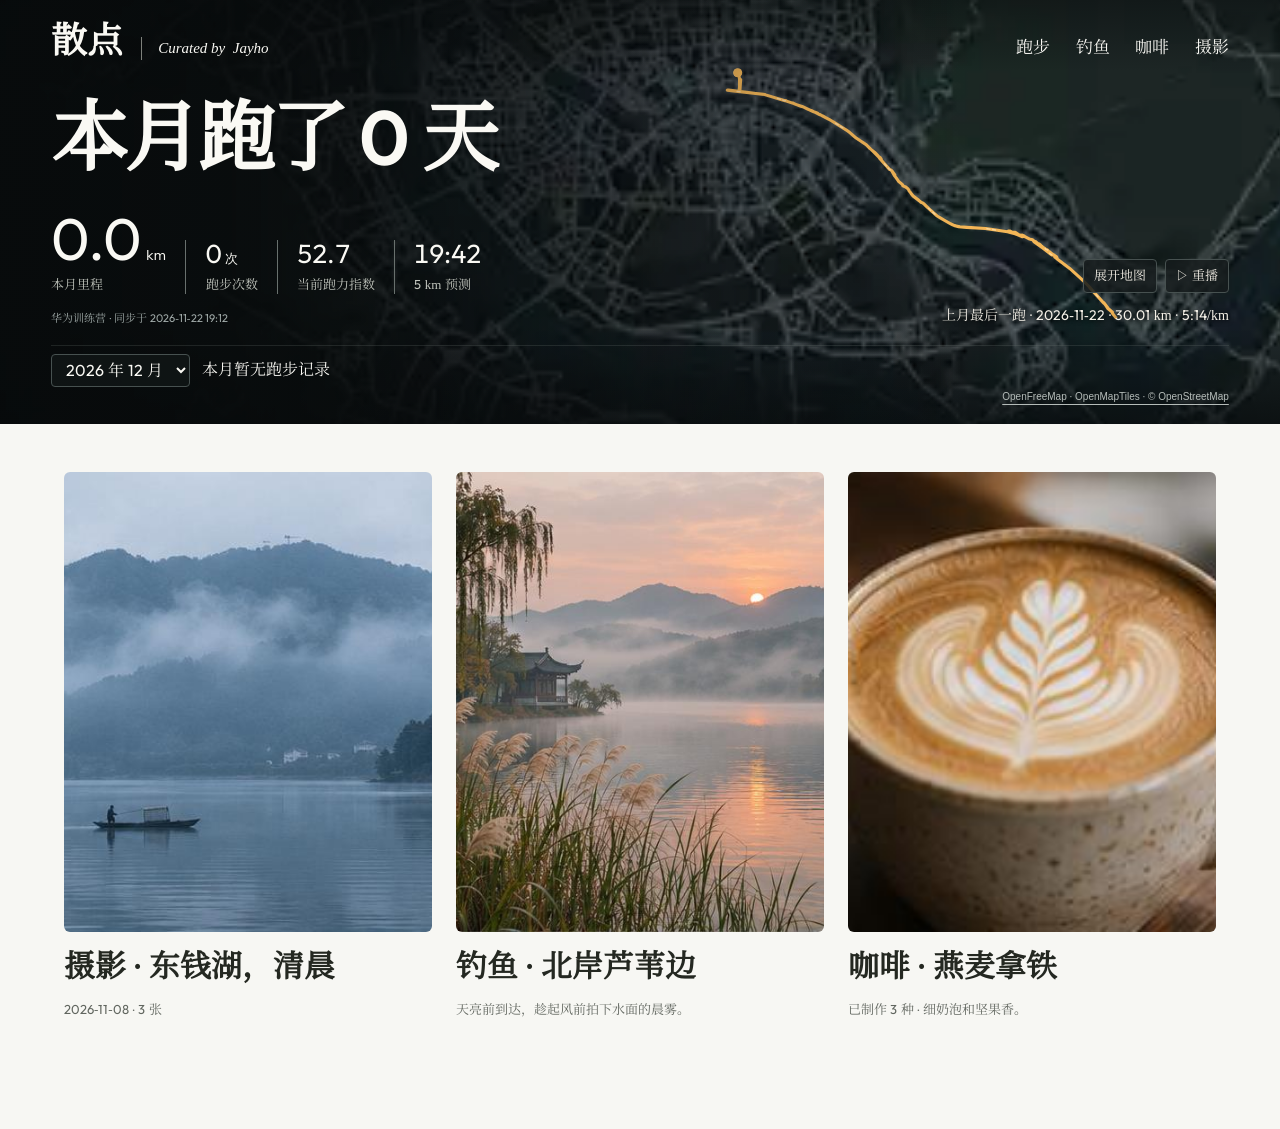
<file: index.html>
<!doctype html><html lang="zh-CN"><meta charset="utf-8"><meta name="viewport" content="width=device-width,initial-scale=1"><!-- album-preload --><link rel="preload" as="image" href="lake.jpg" fetchpriority="high"><!-- /album-preload --><link rel="preload" as="image" href="route-region.webp"><title>散点 · Jayho</title><link rel="stylesheet" href="numbers.css">
<link rel="stylesheet" href="journal.css"><style>
*{box-sizing:border-box}body{margin:0;background:#f7f7f3;color:#242821;font-family:JournalDigits,Georgia,"Songti SC",SimSun,serif}button,select{font:inherit;cursor:pointer}button:focus-visible,select:focus-visible{outline:2px solid #efb45d;outline-offset:3px}.hero{background:#131919;color:#f5f4ed;padding:26px 5vw 24px}header{display:flex;align-items:baseline;gap:20px}header strong{font-size:38px}header small{margin-left:auto;color:#bbc2bd}.spread{display:grid;grid-template-columns:1fr 1.18fr;align-items:center;gap:4vw;margin:32px 0}h1{font-size:clamp(34px,4.5vw,82px);margin:0 0 32px}.metrics{display:flex;gap:clamp(14px,2vw,40px);flex-wrap:wrap}.metrics b{font:500 clamp(20px,2.1vw,36px) JournalDigits,Arial,sans-serif;font-variant-numeric:tabular-nums}.metrics small{display:block;color:#c1c5bd;margin-top:8px}.map{background:#192022;border-radius:4px;overflow:hidden}.map svg{width:100%;display:block}.caption,.controls{display:flex;align-items:center;gap:12px;flex-wrap:wrap}.caption{padding:10px 14px;justify-content:space-between;font-size:14px}.hero button,.hero select{color:inherit;border:1px solid #475150;background:#212928;border-radius:4px;padding:6px 10px}.hero button[aria-pressed=true]{border-color:#efb45d;color:#ffcc77}.controls{border-top:1px solid #404747;padding-top:16px}.controls span{display:inline-flex;gap:6px;flex-wrap:wrap}.gallery{padding:32px 5vw;display:grid;grid-template-columns:1.45fr 1fr;gap:26px}figure{margin:0}.gallery img{object-fit:cover;width:100%;border-radius:4px}.lead img{aspect-ratio:2/1}.aside{display:grid;gap:18px}.aside figure{display:grid;grid-template-columns:1.1fr 1fr;align-items:center;gap:18px}.aside img{aspect-ratio:1.9}.gallery h2{font-size:21px;margin:10px 0}.gallery p{font-size:14px;color:#656862;line-height:1.6}#route{stroke:#f4b657;stroke-width:4;fill:none;stroke-linecap:round;stroke-linejoin:round}@media(max-width:780px){.spread,.gallery{grid-template-columns:1fr}.metrics{justify-content:space-between}.spread{gap:24px}.gallery{padding:20px 5vw}header{gap:10px}header strong{font-size:30px}}
#atlasDialog{border:0;border-radius:5px;background:#172126;color:white;padding:14px;width:min(90vw,1100px)}#atlasDialog::backdrop{background:#101515cc}#runAtlas{height:65vh}.mapbar{display:flex;justify-content:space-between;align-items:center;margin-bottom:8px}.site-nav{margin-top:12px}.hero header{flex-wrap:wrap}.hero header small{color:#c1c9bf}.controls button{font:13px JournalDigits,system-ui}.map svg{max-height:320px}.gallery .lead img,.aside a img{transition:filter .25s}.gallery a:hover img{filter:brightness(1.08)}@media(max-width:600px){.metrics small{font-size:12px}.hero header small{width:100%;margin:0}.caption{gap:6px}} </style><link rel="stylesheet" href="run-hero.css"><main><section class="hero"><div class="map-stage">
 <svg viewBox="0 0 560 230" role="img" aria-label="所选跑步路线"><path id="route"><title id="routeLabel"></title></path><path id="routeFlow" class="route-flow"/><circle id="start" r="4" fill="#fff"/><circle id="end" r="4.5" fill="#f4b657"/></svg>
 </div><header><a href="index.html" class="masthead">散点</a><i>Curated by &nbsp;Jayho</i>
 <nav class="site-nav" aria-label="栏目"><a href="running.html">跑步</a><a href="fishing.html">钓鱼</a><a href="coffee.html">咖啡</a><a href="photography.html">摄影</a></nav></header>
 <div class="feature"><div class="summary"><h1 id="headline"></h1><div class="metrics" id="metrics"></div><small id="source"></small></div>
 <div class="caption"><span id="noGps" hidden></span><div class="map-actions"><button id="nearTrack" hidden>查看最近有轨迹的一跑</button><button id="geoView" hidden>展开地图</button><button id="replay">▷ 重播</button></div><span id="caption" aria-live="polite"></span></div></div>
 <div class="controls"><select id="month" aria-label="查看月份"><option value="11">2026 年 11 月</option><option value="12">2026 年 12 月</option></select><span id="dates"></span></div><a id="mapCredit" href="https://www.openstreetmap.org/copyright" target="_blank" rel="noopener"></a></section><section class="gallery"><div id="albumCard" class="lead"><!-- album-card --><a href="photography.html"><figure><img src="lake.jpg" alt="摄影 · 东钱湖，清晨" fetchpriority="high" decoding="async"><figcaption><h2>摄影 · 东钱湖，清晨</h2><p>2026-11-08 · 3 张</p></figcaption></figure></a><!-- /album-card --></div><div class="aside"><div id="fishCard"></div><div id="coffeeCard"></div></div></section></main><script defer src="journal-data.js"></script><script defer src="site.js"></script><script defer src="home.js"></script><script defer src="run-preview.js"></script><script defer src="map-preview.js"></script><script defer src="atlas.js"></script><script defer src="run-geo.js"></script><script defer src="running.js"></script></html>
</file>
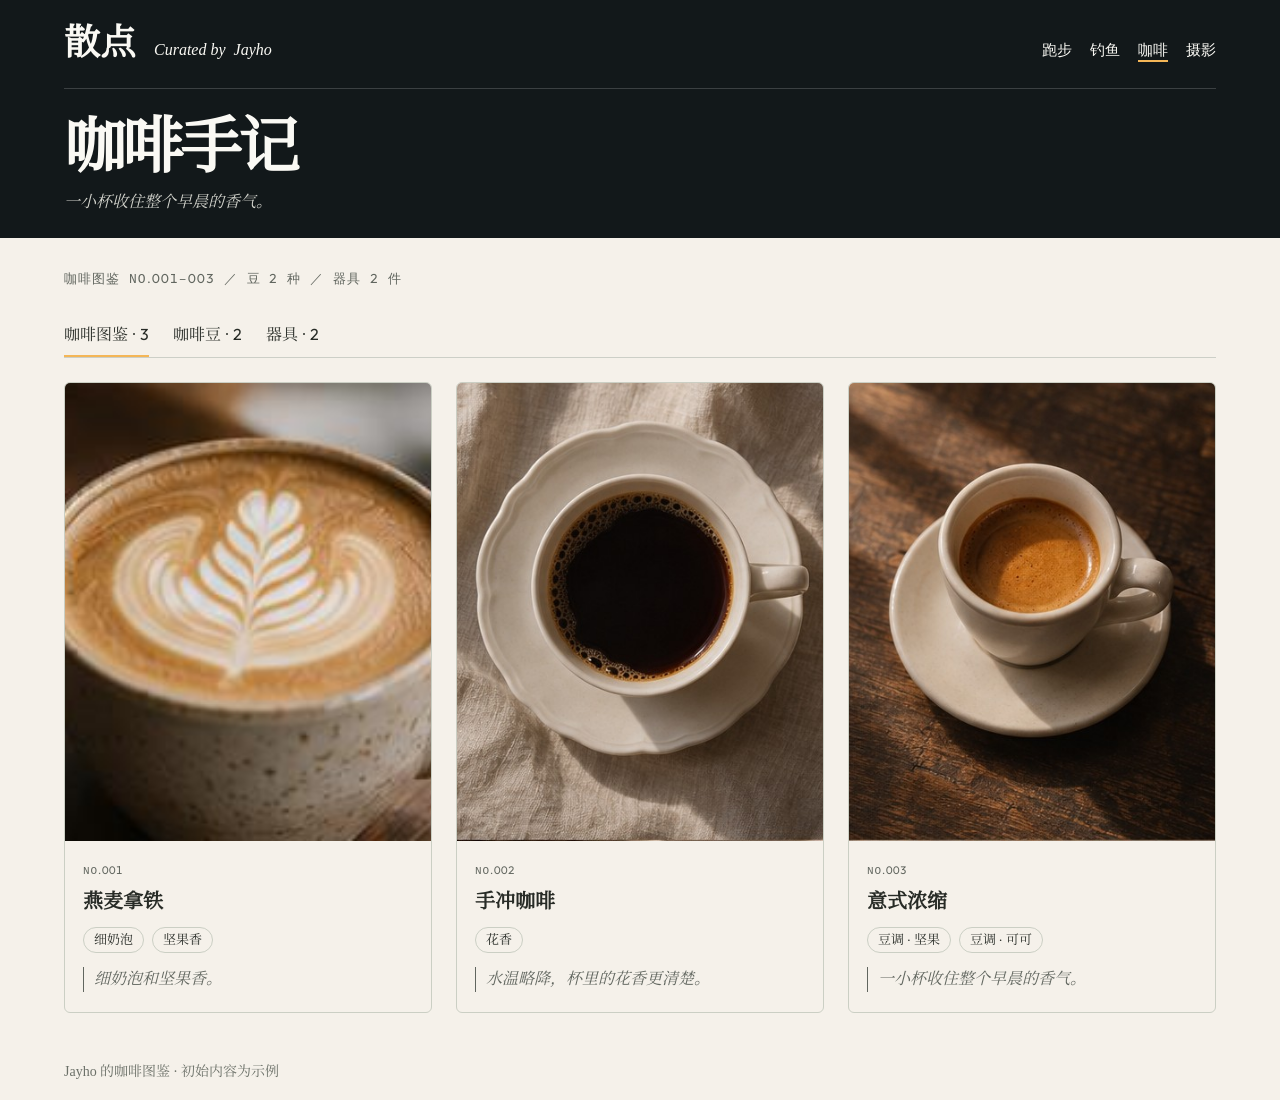
<file: coffee.html>
<!doctype html>
<html lang="zh-CN">
<head>
<meta charset="utf-8"><meta name="viewport" content="width=device-width,initial-scale=1">
<title>咖啡手记 · 散点</title>
<link rel="stylesheet" href="numbers.css"><link rel="stylesheet" href="journal.css">
<style>
body[data-module="coffee"] {background:var(--coffee-paper,#f5f1ea)}
.catalogue {padding-top:32px}
.inventory,.specimen-index {font-family:var(--font-num-mono);font-variant-numeric:tabular-nums;letter-spacing:.08em}
.inventory {font-size:13px;margin:0;color:var(--ink-soft)}
.specimens {display:grid;grid-template-columns:repeat(3,minmax(0,1fr));gap:24px}
.specimen {display:block;color:inherit;text-decoration:none;overflow:hidden;border:1px solid var(--line);border-radius:6px;transition:transform .3s cubic-bezier(.22,.61,.36,1),box-shadow .3s}
.specimen-image {display:block;overflow:hidden;aspect-ratio:4/5}
.specimen-image img,.specimen-detail img {display:block;width:100%;height:100%;object-fit:cover}
.specimen img {transition:transform .3s cubic-bezier(.22,.61,.36,1)}
.specimen:hover,.specimen:focus-visible {transform:translateY(-4px);box-shadow:0 8px 24px rgba(39,43,38,.08)}
.specimen:hover img {transform:scale(1.02)}
.specimen-text {display:block;padding:16px 18px 20px}
.specimen-index {font-size:11px;color:var(--ink-soft)}
.specimen h3 {margin:4px 0 10px;font-size:20px}
.tags,.related {display:flex;align-items:baseline;flex-wrap:wrap;gap:8px}
.tasting-note {font-style:italic;color:var(--ink-soft);margin:14px 0 0;padding-left:10px;border-left:1px solid var(--ink-soft)}
.specimen-detail {display:grid;grid-template-columns:minmax(0,1fr) minmax(0,1fr);align-items:center;gap:clamp(24px,5vw,96px);margin:24px 0}
.specimen-detail img {aspect-ratio:4/5;border-radius:6px;max-height:65vh}
.specimen-detail h2 {margin:8px 0 14px}.related {font-size:13px;margin:18px 0 0}
@media(max-width:720px){.specimens{grid-template-columns:repeat(2,minmax(0,1fr));gap:14px}.specimen-text{padding:12px}.specimen-detail{grid-template-columns:1fr}}
@media(max-width:440px){.specimens{grid-template-columns:1fr}}
@media(prefers-reduced-motion:reduce){.specimen,.specimen img{transition:none}.specimen:hover,.specimen:focus-visible,.specimen:hover img{transform:none}}
</style>
</head>
<body data-module="coffee">
<header class="module-header"><div class="shell">
<div class="brand"><a href="index.html"><strong>散点</strong></a><i>Curated by &nbsp;Jayho</i>
<nav class="site-nav" aria-label="栏目"><a href="running.html">跑步</a><a href="fishing.html">钓鱼</a><a href="coffee.html" aria-current="page">咖啡</a><a href="photography.html">摄影</a></nav></div>
<div class="module-intro"><h1>咖啡手记</h1><p><i>一小杯收住整个早晨的香气。</i></p></div>
</div></header>
<main class="shell catalogue"><p class="inventory" id="inventory"></p>
<nav class="tabs" id="tabs" aria-label="咖啡分类"></nav><section id="cards" aria-label="馆藏"></section>
<footer>Jayho 的咖啡图鉴 · 初始内容为示例</footer></main>
<script src="journal-data.js"></script><script src="site.js"></script><script>
const titles = {drinks:'咖啡图鉴', beans:'咖啡豆', tools:'器具'};
const pad = n => String(n).padStart(3,'0');
const total = journal.drinks.length;
document.getElementById('inventory').textContent = '咖啡图鉴 '+(total?'NO.001–'+pad(total):'0 款')+' ／ 豆 '+journal.beans.length+' 种 ／ 器具 '+journal.tools.length+' 件';
function draw() {
  const [section,id] = location.hash.slice(1).split('/');
  const key = Object.hasOwn(titles,section) ? section : 'drinks';
  const items = [...journal[key]];
  if(key==='drinks') items.sort((a,b)=>b.date.localeCompare(a.date));
  const item = items.find(x=>encodeURIComponent(x.id)===id);
  const url = (group,x) => '#'+group+'/'+encodeURIComponent(x.id);
  const picture = x => '<img loading="lazy" decoding="async" src="'+esc(x.photo)+'.jpg" alt="'+esc(x.name)+'">';
  const note = x => x.note ? '<p class="tasting-note">'+esc(x.note)+'</p>' : '';
  const tags = x => (x.tags||[]).map(tag=>'<span class="chip">'+esc(tag)+'</span>').join('');
  const number = x => '<span class="specimen-index">NO.'+pad(journal[key].indexOf(x)+1)+'</span>';
  document.getElementById('tabs').innerHTML = Object.entries(titles).map(([k,title])=>
    '<a href="#'+k+'" aria-current="'+(key===k?'page':'false')+'">'+title+' · '+journal[k].length+'</a>').join('');
  const cards = document.getElementById('cards');
  if(item) {
    const references = group => {
      const refs = (item[group]||[]).map(id=>journal[group].find(x=>x.id===id)).filter(Boolean);
      return refs.length ? '<p class="related">'+titles[group]+' '+refs.map(x=>'<a href="'+esc(url(group,x))+'">'+esc(x.name)+'</a>').join('')+'</p>' : '';
    };
    cards.innerHTML = '<a href="#'+key+'">← '+titles[key]+'</a><article class="specimen-detail">'+picture(item)+'<div>'+number(item)+'<h2>'+esc(item.name)+'</h2><div class="tags">'+tags(item)+'</div>'+note(item)+references('beans')+references('tools')+'</div></article>';
    return;
  }
  cards.innerHTML = '<div class="specimens">'+items.map(x=>
    '<a class="specimen" href="'+esc(url(key,x))+'"><div class="specimen-image">'+picture(x)+'</div><div class="specimen-text">'+number(x)+'<h3>'+esc(x.name)+'</h3><div class="tags">'+tags(x)+'</div>'+note(x)+'</div></a>').join('')+'</div>';
}
addEventListener('hashchange',draw);draw();
</script></body></html>
</file>
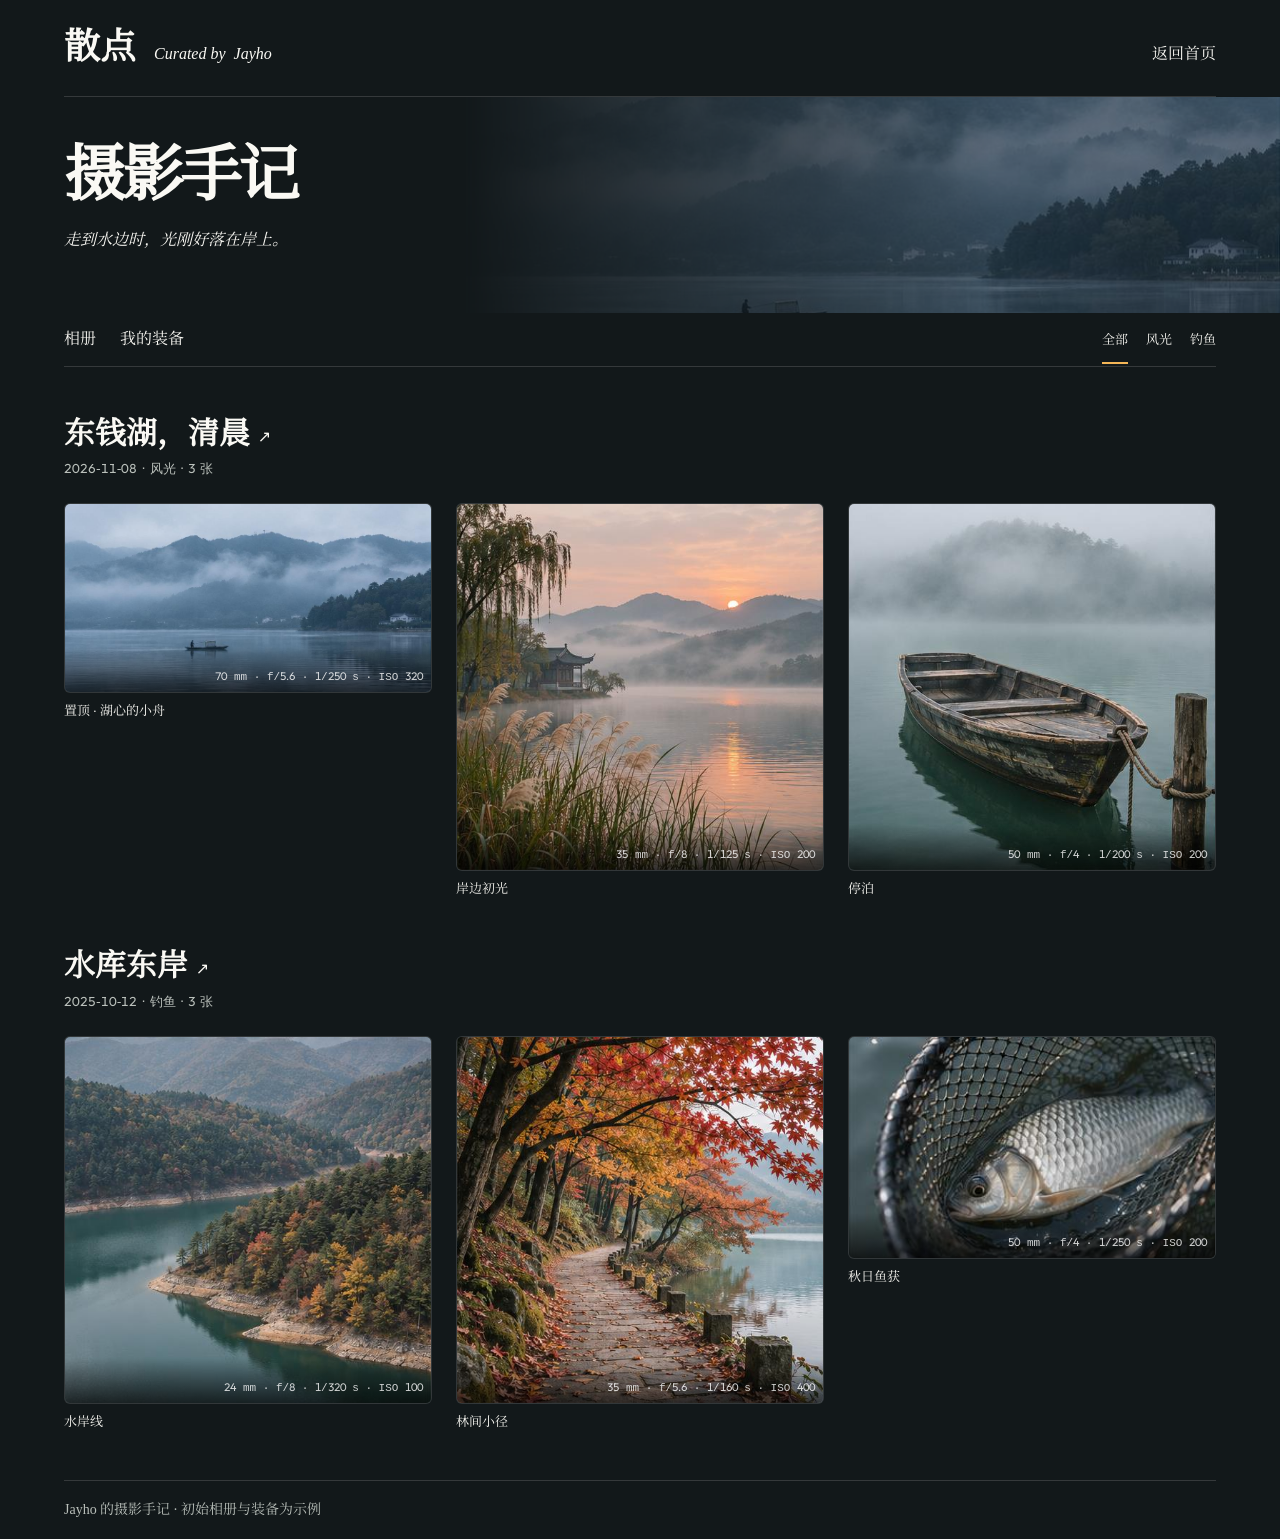
<file: photography.html>
<!doctype html>
<html lang="zh-CN">
<head>
<meta charset="utf-8">
<meta name="viewport" content="width=device-width,initial-scale=1">
<title>摄影 · 散点</title>
<link rel="stylesheet" href="numbers.css">
<link rel="stylesheet" href="journal.css">
<style>
body[data-module="photography"] {
  background: var(--night, #12181a);
  color: var(--night-ink, #faf9f4);
  --gallery-line: rgba(250,249,244,.15);
  --gallery-note: #bac0bb;
}
.brand, .tabs { border-color: var(--gallery-line); }
.module-header { position: relative; isolation: isolate; overflow: hidden; }
.module-header .shell { position: relative; }
#cover {
  position: absolute; inset: 0 0 0 auto; z-index: -1;
  width: min(64%, 920px); height: 100%; object-fit: cover;
  mask-image: linear-gradient(90deg,transparent,#000 65%); opacity: .55;
}
.gallery-nav, .filters { display: flex; flex-wrap: wrap; align-items: baseline; }
.gallery-nav { justify-content: space-between; gap: 8px 24px; border-bottom: 1px solid var(--gallery-line); }
.gallery-nav .tabs { margin: 0; border: 0; }
.filters { gap: 18px; font-size: 13px; }
.filters[hidden] { display: none; }
.filters button, .shot {
  color: inherit; border: 0; border-radius: 0; background: none; padding: 0; font: inherit;
}
.gallery-nav .tabs a, .filters button { padding: 14px 0 12px; border-bottom: 2px solid transparent; }
.gallery-nav [aria-current="page"], .filters button[aria-pressed="true"] { border-bottom-color: var(--gold); }
.gallery-nav a:hover, .filters button:hover, .album-link:hover, .back:hover { color: var(--gold-deep); }
.album, .equipment { margin: 48px 0; }
.album h2, .equipment h2 { margin: 0 0 6px; font-size: clamp(24px,2.4vw,36px); line-height: 1.25; }
.album-link, .back { text-decoration: none; }
.album-link span { font: 16px system-ui; vertical-align: middle; }
.meta, .back, .equipment p, .gallery-footer { color: var(--gallery-note); }
.meta, .back, .caption, .equipment p { font-size: 13px; }
.meta { margin: 0 0 24px; font-family: var(--font-num),sans-serif; font-variant-numeric: tabular-nums; }
.back { display: inline-block; margin-bottom: 14px; }
.masonry { columns: 3; column-gap: 24px; }
.shot, .equipment figure { display: block; width: 100%; break-inside: avoid; margin: 0 0 24px; text-align: left; }
.image-frame { display: block; position: relative; overflow: hidden; border: 1px solid rgba(250,249,244,.08); border-radius: 6px; background: #202628; }
.image-frame img { display: block; width: 100%; height: auto; transition: transform .3s cubic-bezier(.22,.61,.36,1), opacity .3s cubic-bezier(.22,.61,.36,1); }
.image-frame img.loading { opacity: 0; }
.shot:is(:hover,:focus-visible) img { transform: scale(1.02); }
.caption { display: block; margin: 8px 0 0; }
.photo-exif, .counter, #info { font: 11px/1.55 var(--font-num-mono),monospace; font-variant-numeric: tabular-nums; }
.photo-exif { position: absolute; inset: auto 0 0; padding: 22px 8px 6px; text-align: right; color: rgba(255,255,255,.8); background: linear-gradient(transparent,rgba(0,0,0,.68)); }
.shot:is(:hover,:focus-visible) .photo-exif { color: white; }
.equipment h3 { margin: 8px 0; font-size: 20px; }
.equipment p { margin: 0; }
.gallery-footer { border-top: 1px solid var(--gallery-line); padding-top: 18px; }
body:has(#viewer[open]) { overflow: hidden; }
#viewer { position: fixed; inset: 0; margin: 0; width: 100%; height: 100%; max-width: none; max-height: none; padding: clamp(14px,3vw,48px); border: 0; background: transparent; color: #faf9f4; }
#viewer[open] { display: grid; grid-template-rows: auto minmax(0,1fr) auto; gap: 14px; }
#viewer::backdrop { background: rgba(10,10,10,.94); }
.viewer-bar { display: flex; align-items: center; gap: 14px; }
.viewer-bar strong { margin-right: auto; overflow-wrap: anywhere; }
.viewer-bar button { background: transparent; border: 1px solid rgba(250,249,244,.32); border-radius: 6px; color: inherit; min-width: 44px; min-height: 44px; }
.viewer-bar button:hover { border-color: var(--gold); }
#large { width: 100%; height: 100%; min-height: 0; object-fit: contain; border-radius: 0; touch-action: pan-y; }
#info { color: var(--gallery-note); margin: 0 auto 0 0; }
@media(max-width:720px) {
  .masonry { columns: 2; column-gap: 14px; }
  .shot, .equipment figure { margin-bottom: 14px; }
  .photo-exif { padding: 18px 5px 4px; line-height: 1.2; }
}
@media(prefers-reduced-motion:reduce) {
  .image-frame img { transition: none; }
  .shot:is(:hover,:focus-visible) img { transform: none; }
}
</style>
</head>
<body data-module="photography">
<header class="brand shell"><a href="index.html"><strong>散点</strong></a><i>Curated by &nbsp;Jayho</i><a href="index.html">返回首页</a></header>
<main>
<section class="module-header">
  <img id="cover" alt="" hidden>
  <div class="shell"><h1>摄影手记</h1><p><i>走到水边时，光刚好落在岸上。</i></p></div>
</section>
<div class="shell">
  <div class="gallery-nav">
    <nav class="tabs" aria-label="摄影栏目"><a href="#albums">相册</a><a href="#gear">我的装备</a></nav>
    <div id="filters" class="filters" role="group" aria-label="按题材筛选"></div>
  </div>
  <div id="content"></div>
  <footer class="gallery-footer">Jayho 的摄影手记 · 初始相册与装备为示例</footer>
</div>
</main>
<dialog id="viewer" aria-labelledby="photoTitle">
  <div class="viewer-bar"><strong id="photoTitle"></strong><span id="counter" class="counter" aria-live="polite"></span><button id="close" autofocus aria-label="关闭灯箱">×</button></div>
  <img id="large" alt="">
  <div class="viewer-bar"><p id="info" aria-live="polite"></p><button id="previous" aria-label="上一张照片">←</button><button id="next" aria-label="下一张照片">→</button></div>
</dialog>
<script src="journal-data.js"></script><script src="site.js"></script><script>
const albums = [...journal.albums].sort((a,b) => b.date.localeCompare(a.date));
const get = id => document.getElementById(id);
const content = get('content'), viewer = get('viewer'), filters = get('filters');
const dimensions = {lake:[820,421], fish:[347,210], dawn:[512,512], boat:[512,512], bank:[512,512], trail:[512,512], camera:[512,512], lens:[512,512]};
let theme = null, activeAlbum, photos = [], current = 0;

function orderedPhotos(album) {
  return [...album.photos].sort((a,b) => (a.pin ?? Infinity) - (b.pin ?? Infinity) ||
    (a.captured || a.time || '').localeCompare(b.captured || b.time || ''));
}
function imageMarkup(file, title) {
  const size = Object.hasOwn(dimensions,file) ? dimensions[file] : null;
  const attributes = size ? ' width="' + size[0] + '" height="' + size[1] + '"' : '';
  return '<img class="loading" loading="lazy" decoding="async" src="' + esc(file) + '.jpg" alt="' + esc(title) + '"' + attributes + '>';
}
content.addEventListener('load', e => { if(e.target.tagName === 'IMG') e.target.classList.remove('loading'); }, true);
content.addEventListener('error', e => { if(e.target.tagName === 'IMG') e.target.classList.remove('loading'); }, true);

function albumMarkup(album, detail) {
  const items = orderedPhotos(album);
  const name = esc(album.name);
  const heading = detail ? name : '<a class="album-link" href="#album-' + esc(album.id) + '">' + name + ' <span aria-hidden="true">↗</span></a>';
  const shots = items.map((p,i) => {
    const settings = p.settings ? '<span class="photo-exif">' + esc(p.settings) + '</span>' : '';
    return '<button class="shot" data-photo="' + i + '" data-album="' + esc(album.id) + '" aria-haspopup="dialog" aria-label="查看' + esc(p.title) + '"><span class="image-frame">' + imageMarkup(p.file,p.title) + settings + '</span><span class="caption">' + (p.pin ? '置顶 · ' : '') + esc(p.title) + '</span></button>';
  }).join('');
  return '<section class="album">' + (detail ? '<a class="back" href="#albums">← 所有相册</a>' : '') + '<h2>' + heading + '</h2><p class="meta">' + esc(album.date) + ' · ' + esc(album.theme) + ' · ' + items.length + ' 张</p><div class="masonry">' + shots + '</div></section>';
}

const themes = [null, ...new Set(albums.map(a => a.theme))];
filters.innerHTML = themes.map((t,i) => '<button type="button" data-theme="' + i + '">' + esc(t ?? '全部') + '</button>').join('');
filters.onclick = e => {
  const button = e.target.closest('[data-theme]');
  if(button) { theme = themes[Number(button.dataset.theme)]; render(); }
};
function render() {
  if(viewer.open) viewer.close();
  const gear = location.hash === '#gear';
  const album = albums.find(a => location.hash === '#album-' + a.id);
  document.querySelectorAll('.tabs a').forEach(a => a.setAttribute('aria-current', (gear ? a.hash === '#gear' : a.hash === '#albums') ? 'page' : 'false'));
  filters.hidden = gear || Boolean(album);
  filters.querySelectorAll('button').forEach((b,i) => b.setAttribute('aria-pressed', themes[i] === theme));
  const matching = albums.filter(a => theme === null || a.theme === theme);
  const coverFile = gear ? journal.gear[0]?.photo : (album || matching[0])?.cover;
  const cover = get('cover');
  cover.hidden = !coverFile;
  if(coverFile) cover.src = coverFile + '.jpg';
  if(album) content.innerHTML = albumMarkup(album,true);
  else if(gear) {
    content.innerHTML = '<section class="equipment"><h2>我的装备</h2><div class="masonry">' + journal.gear.map(x => '<figure><span class="image-frame">' + imageMarkup(x.photo,x.name) + '</span><figcaption><h3>' + esc(x.name) + '</h3><p>' + esc(x.note) + '</p></figcaption></figure>').join('') + '</div></section>';
  } else content.innerHTML = matching.map(a => albumMarkup(a,false)).join('') || '<p>暂无相册。</p>';
}
content.onclick = e => {
  const button = e.target.closest('[data-photo]');
  if(!button) return;
  activeAlbum = albums.find(a => a.id === button.dataset.album);
  photos = orderedPhotos(activeAlbum);
  current = Number(button.dataset.photo);
  showPhoto();
  viewer.showModal();
};
function showPhoto() {
  const p = photos[current];
  get('large').src = p.file + '.jpg';
  get('large').alt = get('photoTitle').textContent = p.title;
  get('counter').textContent = (current + 1) + ' / ' + photos.length;
  get('info').textContent = [p.captured || [activeAlbum.date,p.time].filter(Boolean).join(' '),p.camera ?? (p.imported ? '' : 'Sony α7 IV'),p.lens ?? (p.imported ? '' : 'FE 24–70 mm'),p.settings,p.imported ? '' : '示例'].filter(Boolean).join(' · ');
  get('previous').disabled = get('next').disabled = photos.length < 2;
}
function move(step) {
  current = (current + step + photos.length) % photos.length;
  showPhoto();
}
get('close').onclick = () => viewer.close();
get('previous').onclick = () => move(-1);
get('next').onclick = () => move(1);
viewer.onkeydown = e => {
  if(e.key === 'ArrowLeft' || e.key === 'ArrowRight') { e.preventDefault(); move(e.key === 'ArrowRight' ? 1 : -1); }
};
let touchX;
get('large').ontouchstart = e => { touchX = e.changedTouches[0].clientX; };
get('large').ontouchend = e => {
  const dx = e.changedTouches[0].clientX - touchX;
  if(Math.abs(dx) > 50) move(dx < 0 ? 1 : -1);
};
addEventListener('hashchange', () => { render(); window.scrollTo(0,0); });
render();
</script>
</body>
</html>
</file>
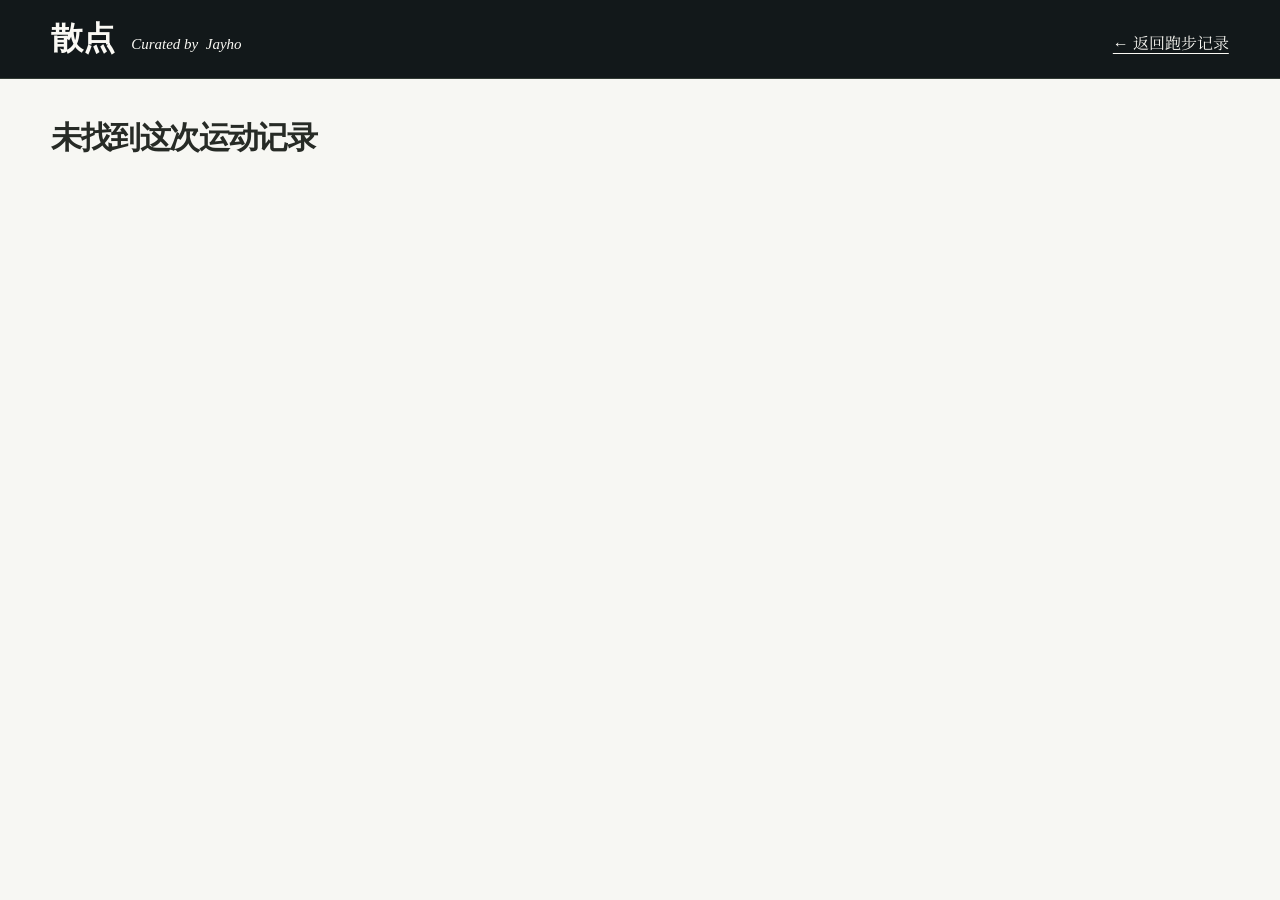
<file: run-detail.html>
<!doctype html><html lang="zh-CN"><head><meta charset="utf-8"><meta name="viewport" content="width=device-width, initial-scale=1"><title>运动记录详情 · 散点</title><link rel="stylesheet" href="numbers.css"><style>
*{box-sizing:border-box}body{margin:0;background:#101513;color:#efefe8;font:15px/1.55 JournalDigits,system-ui,"Microsoft YaHei",sans-serif}header{padding:17px 4vw;border-bottom:1px solid #323b35;display:flex;gap:16px;align-items:baseline}header strong{font:700 32px JournalDigits,Georgia,SimSun,serif}header i{font:italic 15px JournalDigits,Georgia}header a{margin-left:auto}a{color:inherit;text-underline-offset:4px}main{max-width:1800px;margin:auto;padding:22px 4vw 48px}h1{font-size:clamp(24px,2vw,36px);margin:0 0 20px}h1 small{font-size:15px;font-weight:400;color:#b8c1b9;margin-left:12px}.layout{display:grid;grid-template-columns:minmax(290px,32%) minmax(0,1fr);gap:18px;align-items:start}.layout>div{min-width:0}.panel{background:#1c231e;border:1px solid #343d35;border-radius:9px;overflow:hidden}.panel+.panel{margin-top:18px}#map{height:clamp(320px,46vh,575px);display:grid;place-items:center}.place-label{position:absolute;transform:translate(-50%,-50%);pointer-events:none;color:#f2f3eb;text-shadow:0 0 3px black,1px 1px 2px black;font:13px JournalDigits,system-ui;white-space:nowrap}.summary,.chart,.splits{padding:clamp(14px,1.6vw,26px)}#distance{font:500 42px JournalDigits,Georgia}.kpis{display:grid;grid-template-columns:1fr 1fr;gap:14px;margin:14px 0 0}.kpis dt{font-size:12px;color:#b6bfb6}.kpis dd{font:22px JournalDigits,Georgia;margin:0}.toolbar{display:flex;justify-content:space-between;gap:14px;align-items:center;flex-wrap:wrap}h2{font-size:18px;margin:0}#tabs{display:flex;flex-wrap:wrap;gap:6px}button{font:inherit;cursor:pointer;padding:5px 12px;border:1px solid #4c594e;border-radius:16px;color:#f2f0e7;background:#303a33}button[aria-pressed=true]{background:#eaece4;color:#17221a}#plot{width:100%;height:clamp(200px,28vh,380px);display:block;overflow:visible;margin:14px 0 4px}.axis{color:#acb5ac;font:12px JournalDigits,system-ui}.axis-row{display:flex;justify-content:space-between}.hint{margin:10px 0 0;color:#b5bcb2;font-size:13px}#readout{font-variant-numeric:tabular-nums;color:#f3ce91}#slider{width:100%;accent-color:#d5aa67}table{border-collapse:collapse;width:100%;font-variant-numeric:tabular-nums}th,td{padding:9px 8px;text-align:right;border-bottom:1px solid #333c34;white-space:nowrap}th{font-size:12px;color:#bdc4ba}th:first-child,td:first-child{text-align:left}.scroll{max-height:40vh;overflow:auto;margin-top:12px}thead{position:sticky;top:0;background:#1c231e}.nodata{padding:25px;color:#bac1b7}[hidden]{display:none!important}@media(max-width:820px){.layout{grid-template-columns:1fr}#map{height:310px}.kpis{grid-template-columns:repeat(3,1fr)}.summary{padding:12px 16px}.kpis dd{font-size:19px}main{padding:16px}header{padding:12px 16px}}
#paceRange{margin:12px 0 16px}.ramp{height:8px;border-radius:6px;background:linear-gradient(90deg,#7cb55f,#dac858 48%,#e79741 75%,#e46c54)}.rangeLabels{display:flex;justify-content:space-between;gap:8px;font-size:13px;color:#c0cbb9;margin-top:4px}.rangeLabels span:last-child{color:#ebaa89}.kpiScroll{max-height:215px;overflow-y:auto;scrollbar-width:thin;scrollbar-color:#647061 transparent}.summary .kpis{margin:0;gap:15px 12px}.kpis dd{font-size:24px}.kpis dd small{font:12px system-ui;color:#b9c1b8}.kpis dt{font-size:12px}.kpiScroll:focus-visible{outline:1px solid #bca578}
</style><link rel="stylesheet" href="journal.css"></head><body data-module="run-detail"><header><strong>散点</strong><i>Curated by &nbsp;Jayho</i><a id="back" href="running.html">← 返回跑步记录</a></header><main><h1 id="title">运动记录详情</h1><div class="layout" id="layout" hidden><div class="panel"><div id="map" aria-label="跑步轨迹和周边地名"></div><div class="summary"><b id="distance"></b> km<div id="paceRange" hidden><div class="ramp"></div><div class="rangeLabels"><span id="slow"></span><span id="fast"></span></div></div><div class="kpiScroll" tabindex="0" aria-label="本次运动指标"><dl class="kpis" id="kpis"></dl></div></div></div><div><section class="panel chart"><div class="toolbar"><h2>运动数据</h2><div id="tabs" aria-label="曲线指标"></div></div><div id="graph"><svg id="plot" viewBox="0 0 800 240" preserveAspectRatio="none" role="img"></svg><div class="axis axis-row"><span>00:00</span><span id="duration"></span></div><input type="range" id="slider" min="0" step="1" aria-label="查看曲线上各点的数值"><div id="readout"></div></div><p class="hint" id="chartNote"></p></section><section class="panel splits"><h2>分段记录</h2><div class="scroll" id="table"></div></section></div></div></main>
<script src="site.js"></script><script src="running-data.js"></script><script src="run-metrics.js"></script><script src="run-basemap.js"></script><script src="run-labels.js"></script><script src="atlas.js"></script><script src="run-geo.js"></script><script src="run-detail.js"></script></body></html>
</file>
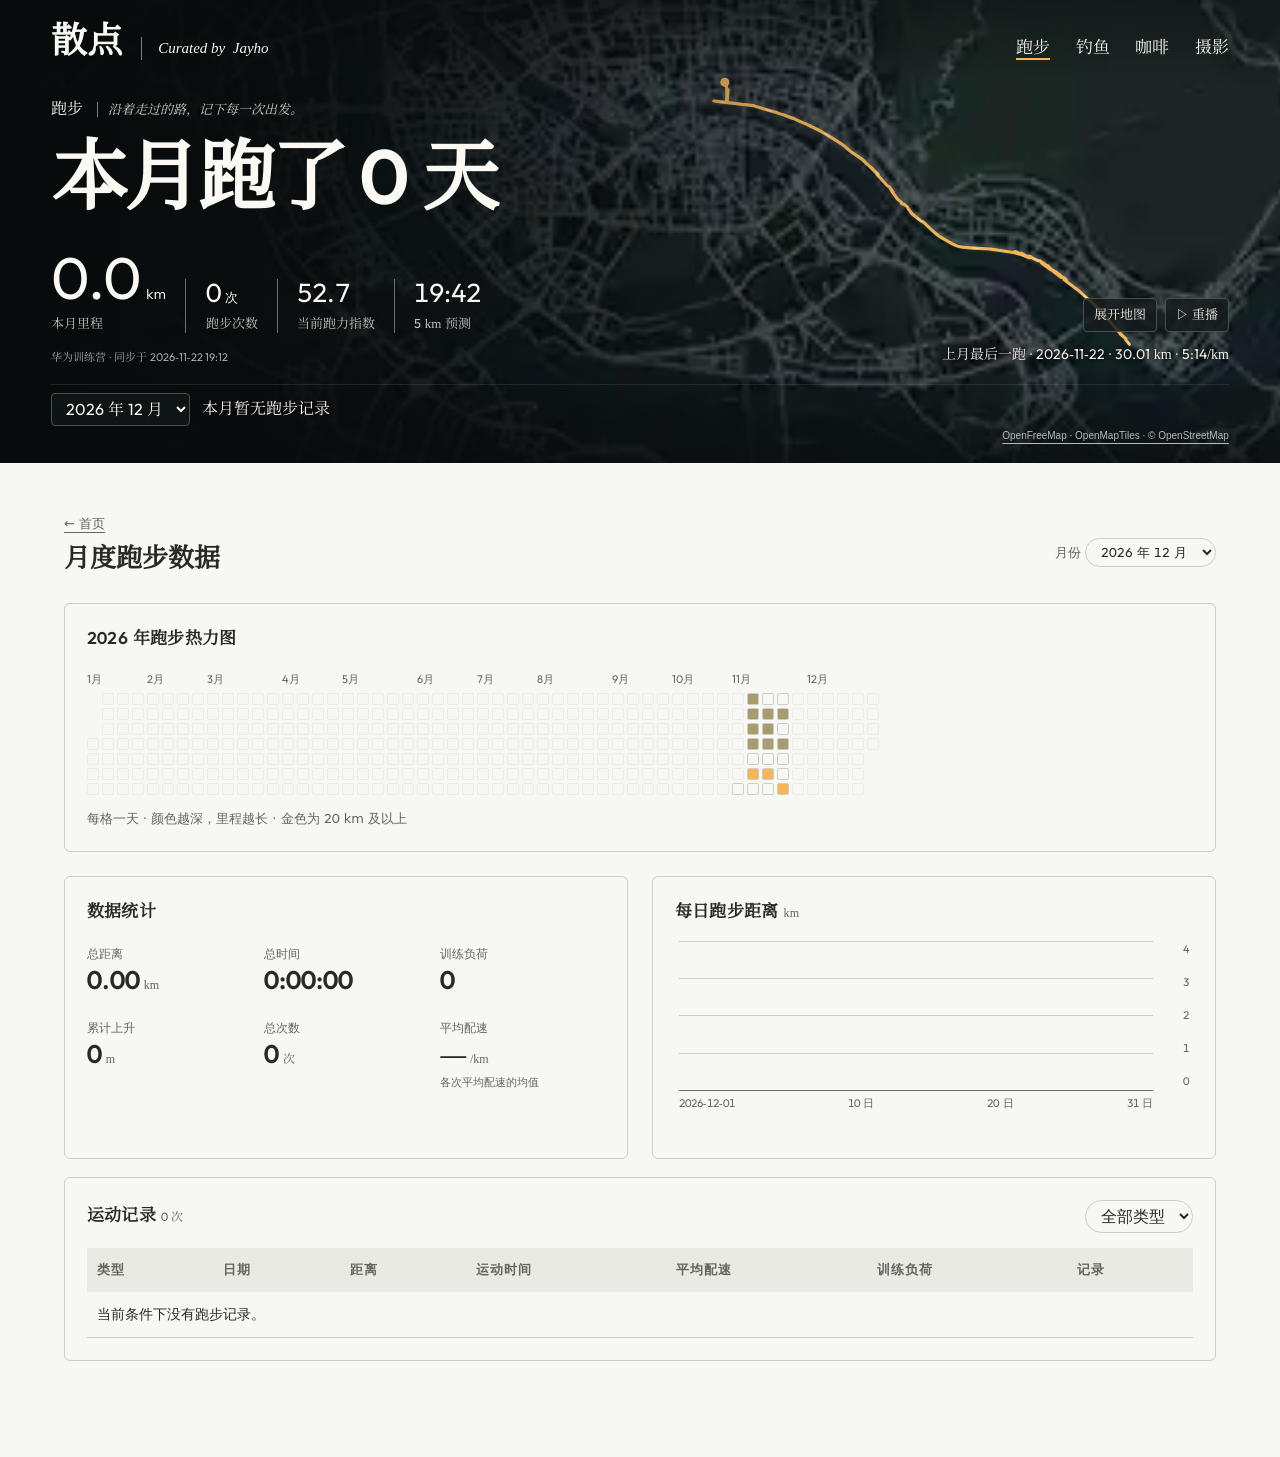
<file: running.html>
<!doctype html><html lang="zh-CN"><meta charset="utf-8"><meta name="viewport" content="width=device-width,initial-scale=1"><link rel="preload" as="image" href="route-region.webp"><title>跑步 · 散点</title><link rel="stylesheet" href="numbers.css"><link rel="stylesheet" href="monthly.css">
<link rel="stylesheet" href="journal.css"><style>
*{box-sizing:border-box}body{margin:0;background:#f7f7f3;color:#242821;font-family:JournalDigits,Georgia,"Songti SC",SimSun,serif}button,select{font:inherit;cursor:pointer}button:focus-visible,select:focus-visible{outline:2px solid #efb45d;outline-offset:3px}.hero{background:#131919;color:#f5f4ed;padding:26px 5vw 24px}header{display:flex;align-items:baseline;gap:20px}header strong{font-size:38px}header small{margin-left:auto;color:#bbc2bd}.spread{display:grid;grid-template-columns:1fr 1.18fr;align-items:center;gap:4vw;margin:32px 0}h1{font-size:clamp(34px,4.5vw,82px);margin:0 0 32px}.metrics{display:flex;gap:clamp(14px,2vw,40px);flex-wrap:wrap}.metrics b{font:500 clamp(20px,2.1vw,36px) JournalDigits,Arial,sans-serif;font-variant-numeric:tabular-nums}.metrics small{display:block;color:#c1c5bd;margin-top:8px}.map{background:#192022;border-radius:4px;overflow:hidden}.map svg{width:100%;display:block}.caption,.controls{display:flex;align-items:center;gap:12px;flex-wrap:wrap}.caption{padding:10px 14px;justify-content:space-between;font-size:14px}.hero button,.hero select{color:inherit;border:1px solid #475150;background:#212928;border-radius:4px;padding:6px 10px}.hero button[aria-pressed=true]{border-color:#efb45d;color:#ffcc77}.controls{border-top:1px solid #404747;padding-top:16px}.controls span{display:inline-flex;gap:6px;flex-wrap:wrap}.gallery{padding:32px 5vw;display:grid;grid-template-columns:1.45fr 1fr;gap:26px}figure{margin:0}.gallery img{object-fit:cover;width:100%;border-radius:4px}.lead img{aspect-ratio:2/1}.aside{display:grid;gap:18px}.aside figure{display:grid;grid-template-columns:1.1fr 1fr;align-items:center;gap:18px}.aside img{aspect-ratio:1.9}.gallery h2{font-size:21px;margin:10px 0}.gallery p{font-size:14px;color:#656862;line-height:1.6}#route{stroke:#f4b657;stroke-width:4;fill:none;stroke-linecap:round;stroke-linejoin:round}@media(max-width:780px){.spread,.gallery{grid-template-columns:1fr}.metrics{justify-content:space-between}.spread{gap:24px}.gallery{padding:20px 5vw}header{gap:10px}header strong{font-size:30px}}
#atlasDialog{border:0;border-radius:5px;background:#172126;color:white;padding:14px;width:min(90vw,1100px)}#atlasDialog::backdrop{background:#101515cc}#runAtlas{height:65vh}.mapbar{display:flex;justify-content:space-between;align-items:center;margin-bottom:8px}.site-nav{margin-top:12px}.hero header{flex-wrap:wrap}.hero header small{color:#c1c9bf}.controls button{font:13px JournalDigits,system-ui}.map svg{max-height:320px}.gallery .lead img,.aside a img{transition:filter .25s}.gallery a:hover img{filter:brightness(1.08)}@media(max-width:600px){.metrics small{font-size:12px}.hero header small{width:100%;margin:0}.caption{gap:6px}} </style><link rel="stylesheet" href="run-hero.css"><main><section class="hero"><div class="map-stage">
 <svg viewBox="0 0 560 230" role="img" aria-label="所选跑步路线"><path id="route"><title id="routeLabel"></title></path><path id="routeFlow" class="route-flow"/><circle id="start" r="4" fill="#fff"/><circle id="end" r="4.5" fill="#f4b657"/></svg>
 </div><header><a href="index.html" class="masthead">散点</a><i>Curated by &nbsp;Jayho</i>
 <nav class="site-nav" aria-label="栏目"><a href="running.html" aria-current="page">跑步</a><a href="fishing.html">钓鱼</a><a href="coffee.html">咖啡</a><a href="photography.html">摄影</a></nav></header>
 <div class="feature"><div class="summary"><p class="run-intro">跑步 <i>沿着走过的路，记下每一次出发。</i></p><h1 id="headline"></h1><div class="metrics" id="metrics"></div><small id="source"></small></div>
 <div class="caption"><span id="noGps" hidden></span><div class="map-actions"><button id="nearTrack" hidden>查看最近有轨迹的一跑</button><button id="geoView" hidden>展开地图</button><button id="replay">▷ 重播</button></div><span id="caption" aria-live="polite"></span></div></div>
 <div class="controls"><select id="month" aria-label="查看月份"><option value="11">2026 年 11 月</option><option value="12">2026 年 12 月</option></select><span id="dates"></span></div><a id="mapCredit" href="https://www.openstreetmap.org/copyright" target="_blank" rel="noopener"></a></section><section class="monthly" id="monthly"><div class="monthly-head"><div><a href="index.html">← 首页</a><h2>月度跑步数据</h2></div><label>月份 <select id="reportMonth" aria-label="报表月份"></select></label></div>
<article class="heat-panel"><h3 id="heatTitle">年度跑步热力图</h3><div class="heat-scroll" tabindex="0" aria-labelledby="heatTitle"><div id="heatGrid" class="heat-body"></div></div><p class="heat-note" id="heatNote" aria-live="polite"></p></article><div class="reports"><article><h3>数据统计</h3><dl id="monthStats"></dl></article><article><h3>每日跑步距离 <small>km</small></h3><div id="dailyChart"></div></article></div>
<article class="log-panel"><div class="log-head"><h3>运动记录 <small id="logCount"></small></h3><div><button id="resetDay" hidden></button> <select id="runType" aria-label="运动类型"><option value="all">全部类型</option><option value="outside">户外跑步</option><option value="inside">室内跑步</option></select></div></div><div class="log-scroll"><table><thead><tr><th>类型</th><th>日期</th><th>距离</th><th>运动时间</th><th>平均配速</th><th>训练负荷</th><th>记录</th></tr></thead><tbody id="runLog"></tbody></table></div></article></section></main><script src="journal-data.js"></script><script src="site.js"></script><script src="run-preview.js"></script><script src="map-preview.js"></script><script src="atlas.js"></script><script src="run-geo.js"></script><script src="run-metrics.js"></script><script src="monthly.js"></script><script src="running.js"></script></html>
</file>
<file: numbers.css>
/* Copyright 2021 The Outfit Project Authors (https://github.com/Outfitio/Outfit-Fonts)

This Font Software is licensed under the SIL Open Font License, Version 1.1.
This license is copied below, and is also available with a FAQ at:
https://scripts.sil.org/OFL


-----------------------------------------------------------
SIL OPEN FONT LICENSE Version 1.1 - 26 February 2007
-----------------------------------------------------------

PREAMBLE
The goals of the Open Font License (OFL) are to stimulate worldwide
development of collaborative font projects, to support the font creation
efforts of academic and linguistic communities, and to provide a free and
open framework in which fonts may be shared and improved in partnership
with others.

The OFL allows the licensed fonts to be used, studied, modified and
redistributed freely as long as they are not sold by themselves. The
fonts, including any derivative works, can be bundled, embedded, 
redistributed and/or sold with any software provided that any reserved
names are not used by derivative works. The fonts and derivatives,
however, cannot be released under any other type of license. The
requirement for fonts to remain under this license does not apply
to any document created using the fonts or their derivatives.

DEFINITIONS
"Font Software" refers to the set of files released by the Copyright
Holder(s) under this license and clearly marked as such. This may
include source files, build scripts and documentation.

"Reserved Font Name" refers to any names specified as such after the
copyright statement(s).

"Original Version" refers to the collection of Font Software components as
distributed by the Copyright Holder(s).

"Modified Version" refers to any derivative made by adding to, deleting,
or substituting -- in part or in whole -- any of the components of the
Original Version, by changing formats or by porting the Font Software to a
new environment.

"Author" refers to any designer, engineer, programmer, technical
writer or other person who contributed to the Font Software.

PERMISSION & CONDITIONS
Permission is hereby granted, free of charge, to any person obtaining
a copy of the Font Software, to use, study, copy, merge, embed, modify,
redistribute, and sell modified and unmodified copies of the Font
Software, subject to the following conditions:

1) Neither the Font Software nor any of its individual components,
in Original or Modified Versions, may be sold by itself.

2) Original or Modified Versions of the Font Software may be bundled,
redistributed and/or sold with any software, provided that each copy
contains the above copyright notice and this license. These can be
included either as stand-alone text files, human-readable headers or
in the appropriate machine-readable metadata fields within text or
binary files as long as those fields can be easily viewed by the user.

3) No Modified Version of the Font Software may use the Reserved Font
Name(s) unless explicit written permission is granted by the corresponding
Copyright Holder. This restriction only applies to the primary font name as
presented to the users.

4) The name(s) of the Copyright Holder(s) or the Author(s) of the Font
Software shall not be used to promote, endorse or advertise any
Modified Version, except to acknowledge the contribution(s) of the
Copyright Holder(s) and the Author(s) or with their explicit written
permission.

5) The Font Software, modified or unmodified, in part or in whole,
must be distributed entirely under this license, and must not be
distributed under any other license. The requirement for fonts to
remain under this license does not apply to any document created
using the Font Software.

TERMINATION
This license becomes null and void if any of the above conditions are
not met.

DISCLAIMER
THE FONT SOFTWARE IS PROVIDED "AS IS", WITHOUT WARRANTY OF ANY KIND,
EXPRESS OR IMPLIED, INCLUDING BUT NOT LIMITED TO ANY WARRANTIES OF
MERCHANTABILITY, FITNESS FOR A PARTICULAR PURPOSE AND NONINFRINGEMENT
OF COPYRIGHT, PATENT, TRADEMARK, OR OTHER RIGHT. IN NO EVENT SHALL THE
COPYRIGHT HOLDER BE LIABLE FOR ANY CLAIM, DAMAGES OR OTHER LIABILITY,
INCLUDING ANY GENERAL, SPECIAL, INDIRECT, INCIDENTAL, OR CONSEQUENTIAL
DAMAGES, WHETHER IN AN ACTION OF CONTRACT, TORT OR OTHERWISE, ARISING
FROM, OUT OF THE USE OR INABILITY TO USE THE FONT SOFTWARE OR FROM
OTHER DEALINGS IN THE FONT SOFTWARE.
 */

/* Copyright 2017-2022 Adobe (http://www.adobe.com/), with Reserved Font
Name 'Source'. Source is a trademark of Adobe in the United States
and/or other countries.

This Font Software is licensed under the SIL Open Font License,
Version 1.1.

This license is copied below, and is also available with a FAQ at:
http://scripts.sil.org/OFL

-----------------------------------------------------------
SIL OPEN FONT LICENSE Version 1.1 - 26 February 2007
-----------------------------------------------------------

PREAMBLE
The goals of the Open Font License (OFL) are to stimulate worldwide
development of collaborative font projects, to support the font
creation efforts of academic and linguistic communities, and to
provide a free and open framework in which fonts may be shared and
improved in partnership with others.

The OFL allows the licensed fonts to be used, studied, modified and
redistributed freely as long as they are not sold by themselves. The
fonts, including any derivative works, can be bundled, embedded,
redistributed and/or sold with any software provided that any reserved
names are not used by derivative works. The fonts and derivatives,
however, cannot be released under any other type of license. The
requirement for fonts to remain under this license does not apply to
any document created using the fonts or their derivatives.

DEFINITIONS
"Font Software" refers to the set of files released by the Copyright
Holder(s) under this license and clearly marked as such. This may
include source files, build scripts and documentation.

"Reserved Font Name" refers to any names specified as such after the
copyright statement(s).

"Original Version" refers to the collection of Font Software
components as distributed by the Copyright Holder(s).

"Modified Version" refers to any derivative made by adding to,
deleting, or substituting -- in part or in whole -- any of the
components of the Original Version, by changing formats or by porting
the Font Software to a new environment.

"Author" refers to any designer, engineer, programmer, technical
writer or other person who contributed to the Font Software.

PERMISSION & CONDITIONS
Permission is hereby granted, free of charge, to any person obtaining
a copy of the Font Software, to use, study, copy, merge, embed,
modify, redistribute, and sell modified and unmodified copies of the
Font Software, subject to the following conditions:

1) Neither the Font Software nor any of its individual components, in
Original or Modified Versions, may be sold by itself.

2) Original or Modified Versions of the Font Software may be bundled,
redistributed and/or sold with any software, provided that each copy
contains the above copyright notice and this license. These can be
included either as stand-alone text files, human-readable headers or
in the appropriate machine-readable metadata fields within text or
binary files as long as those fields can be easily viewed by the user.

3) No Modified Version of the Font Software may use the Reserved Font
Name(s) unless explicit written permission is granted by the
corresponding Copyright Holder. This restriction only applies to the
primary font name as presented to the users.

4) The name(s) of the Copyright Holder(s) or the Author(s) of the Font
Software shall not be used to promote, endorse or advertise any
Modified Version, except to acknowledge the contribution(s) of the
Copyright Holder(s) and the Author(s) or with their explicit written
permission.

5) The Font Software, modified or unmodified, in part or in whole,
must be distributed entirely under this license, and must not be
distributed under any other license. The requirement for fonts to
remain under this license does not apply to any document created using
the Font Software.

TERMINATION
This license becomes null and void if any of the above conditions are
not met.

DISCLAIMER
THE FONT SOFTWARE IS PROVIDED "AS IS", WITHOUT WARRANTY OF ANY KIND,
EXPRESS OR IMPLIED, INCLUDING BUT NOT LIMITED TO ANY WARRANTIES OF
MERCHANTABILITY, FITNESS FOR A PARTICULAR PURPOSE AND NONINFRINGEMENT
OF COPYRIGHT, PATENT, TRADEMARK, OR OTHER RIGHT. IN NO EVENT SHALL THE
COPYRIGHT HOLDER BE LIABLE FOR ANY CLAIM, DAMAGES OR OTHER LIABILITY,
INCLUDING ANY GENERAL, SPECIAL, INDIRECT, INCIDENTAL, OR CONSEQUENTIAL
DAMAGES, WHETHER IN AN ACTION OF CONTRACT, TORT OR OTHERWISE, ARISING
FROM, OUT OF THE USE OR INABILITY TO USE THE FONT SOFTWARE OR FROM
OTHER DEALINGS IN THE FONT SOFTWARE.
*/

@font-face {
  font-family: "Sandian Serif";
  unicode-range: U+3000-3001,U+300C-300D,U+4E00,U+4E03,U+4E07-4E0A,U+4E0D-4E0E,U+4E13,U+4E16,U+4E18,U+4E1A,U+4E24,U+4E2A,U+4E2D,U+4E30,U+4E32,U+4E34,U+4E39,U+4E3B,U+4E3D-4E3E,U+4E43,U+4E49,U+4E4B-4E4C,U+4E50,U+4E5D,U+4E5F,U+4E61,U+4E66,U+4E8C,U+4E91-4E92,U+4E94-4E95,U+4E9A,U+4EA4,U+4EA7,U+4EAC-4EAD,U+4EB2,U+4EBA,U+4EC1,U+4EC5,U+4ECB,U+4ECD-4ECE,U+4ED1,U+4ED3-4ED5,U+4ED9,U+4EE3-4EE5,U+4EEA,U+4EF6-4EF7,U+4EFB,U+4EFD,U+4F17-4F18,U+4F1A,U+4F46,U+4F4D,U+4F4F,U+4F53,U+4F55,U+4F5B,U+4F7F,U+4F8B,U+4F9B,U+4FA7-4FA8,U+4FAF,U+4FBF,U+4FC4,U+4FDD,U+4FE1,U+5012,U+503C,U+5047,U+504F,U+505A,U+505C,U+50B2,U+50CF,U+5112,U+513F,U+5141,U+5143,U+5148-5149,U+514B,U+5151,U+515A,U+515C,U+5165,U+5168,U+516B-516D,U+5170-5171,U+5173-5174,U+5176-5178,U+5185,U+5188,U+518C,U+5199,U+519B-519C,U+51A0,U+51AF,U+51B2,U+51B7,U+51C9,U+51CC,U+51E0,U+51E4,U+51EF-51F0,U+51FA-51FB,U+5200,U+5206-5207,U+5212,U+5217-521B,U+521D,U+5229,U+522B,U+5272,U+529F-52A0,U+52A8,U+52C7,U+5316,U+533A,U+5341,U+5343,U+5347,U+534A,U+534F,U+5353,U+5355,U+5357,U+535A,U+5360-5362,U+536B,U+5382,U+5385,U+539A,U+539D,U+539F,U+53A2,U+53BF,U+53C2,U+53C9-53CC,U+53D1,U+53D6,U+53D8,U+53E0,U+53E3-53E5,U+53EA,U+53EF-53F0,U+53F3,U+53F6-53F7,U+5404,U+5408-5409,U+540D-540E,U+5411,U+541B,U+541F,U+542B,U+542F,U+5434,U+5438,U+543E,U+5458,U+5468,U+5473,U+547C,U+54C1,U+5510,U+552E-552F,U+5546,U+5584,U+559C,U+5609,U+5634,U+5668,U+56DB,U+56DE,U+56ED,U+56F0,U+56F4,U+56FD,U+5703,U+5706,U+5708,U+571F,U+5723,U+5728,U+5733,U+573A,U+5742,U+5747,U+574A,U+5750-5751,U+5757,U+575B,U+575D-575F,U+5761,U+576A,U+5775,U+5784-5785,U+578B,U+579E,U+57B1,U+57B5,U+57C2-57C3,U+57CE,U+57D4-57D5,U+57DF-57E0,U+57ED,U+57FA,U+5802,U+5821,U+5824,U+5854,U+5858,U+585E,U+586B,U+5883,U+5885,U+5893,U+5898-5899,U+589E,U+58A8-58A9,U+58C1,U+58D1,U+58F6,U+58F9,U+5904,U+5907,U+590D,U+590F,U+5916,U+5927,U+592A,U+5931,U+5934,U+5937,U+5947,U+594B,U+594E,U+5954,U+5965,U+597D,U+5982,U+59CB,U+59DA,U+59DC,U+5A01,U+5A46,U+5B50,U+5B54,U+5B57-5B59,U+5B5D,U+5B5F,U+5B66,U+5B81,U+5B85,U+5B89,U+5B8B-5B8C,U+5B8F,U+5B97-5B98,U+5B9A,U+5B9C-5B9E,U+5BA1,U+5BA4,U+5BA6,U+5BAB,U+5BB6,U+5BB9,U+5BBD,U+5BBF,U+5BC6,U+5BCC,U+5BD3,U+5BE8,U+5BEE,U+5BF9-5BFA,U+5BFC,U+5BFF,U+5C0A,U+5C0F,U+5C11,U+5C16,U+5C1A,U+5C24,U+5C31,U+5C3C,U+5C3E,U+5C40,U+5C42,U+5C45,U+5C4F,U+5C5E,U+5C71,U+5C7F,U+5C90,U+5C97,U+5C9B,U+5CA9,U+5CAB,U+5CAD,U+5CB1,U+5CB3,U+5CE1,U+5CE4-5CE6,U+5CE8,U+5CEA,U+5CF0,U+5D07,U+5D0E,U+5D14,U+5D29,U+5D4B,U+5D58,U+5DCD,U+5DDD-5DDE,U+5DE2,U+5DE5-5DE6,U+5DEB,U+5DF4,U+5DF7,U+5E02-5E03,U+5E26,U+5E2E,U+5E38,U+5E45,U+5E55,U+5E72-5E73,U+5E76,U+5E7F,U+5E84,U+5E86,U+5E8F,U+5E93-5E95,U+5E97,U+5E99,U+5E9C,U+5EA6-5EA7,U+5EAD,U+5EB5,U+5EB7,U+5ECA,U+5ED6,U+5EDF,U+5EEA,U+5EF6-5EF7,U+5EFA,U+5F03-5F04,U+5F0F,U+5F15,U+5F25,U+5F2F,U+5F31,U+5F3A,U+5F52,U+5F55,U+5F62,U+5F6D,U+5F7C,U+5F81,U+5F84-5F85,U+5F8B-5F8C,U+5F90,U+5FAE,U+5FB7,U+5FC3,U+5FC5,U+5FD7,U+5FE0,U+5FEB,U+6001,U+601D,U+6021,U+6027,U+603B,U+604B,U+6069,U+606F,U+60A6,U+60C5,U+60E0,U+610F,U+611F,U+6162,U+61D2,U+6210-6211,U+6216,U+621A,U+6237,U+623F-6240,U+624B,U+624D,U+6253,U+6269,U+626C,U+6276,U+627E-627F,U+6298,U+62A5,U+62C6,U+62D4,U+62DB-62DC,U+62DF,U+62E5,U+62E9,U+62EC,U+62F1,U+62FC,U+6301,U+6309,U+6324,U+632F,U+6362,U+636E,U+6377,U+638C,U+6392,U+63A2,U+63A5,U+63A7-63A9,U+63CF-63D0,U+63E1,U+644A,U+6458,U+652F,U+6536,U+6539,U+653E-653F,U+6548,U+6556,U+6559,U+6562,U+6566,U+6574,U+6587,U+6597,U+659C,U+65AD,U+65B0,U+65B9,U+65BD,U+65D7,U+65E0,U+65E2,U+65E5,U+65E7,U+65E9,U+65ED,U+65F6,U+65FA,U+6606,U+660C,U+660E,U+6613,U+6619,U+661F-6620,U+6625,U+662F,U+663E,U+664B,U+6653,U+665F,U+666E-666F,U+6676,U+6682,U+6696,U+66D9,U+66F2,U+66F4,U+66F9,U+66FE-6700,U+6709,U+671B,U+671D,U+671F,U+6728,U+672A,U+6731,U+673A,U+6742-6743,U+6746,U+6749,U+674E-6751,U+675C,U+675F-6761,U+6765,U+6768,U+676D,U+676F-6771,U+677E-677F,U+6781,U+6784,U+6795,U+6797,U+679D,U+67A3,U+67AB,U+67B6,U+67C4,U+67CF,U+67D1,U+67D3,U+67DC,U+67E5,U+67EF,U+67F1,U+67F3,U+6807-6808,U+680F,U+6811,U+6837,U+683C,U+6842-6843,U+6846,U+6848,U+684C,U+6850,U+6854,U+6863,U+6865,U+6881,U+6885,U+6893,U+68A7-68A8,U+68AF,U+68E0,U+68FA,U+6906,U+693F,U+6944,U+695A,U+697B-697C,U+6995,U+699C,U+69B4,U+69CE,U+69D0,U+6A1F,U+6A21,U+6A2A,U+6A58,U+6A61,U+6A71,U+6A80,U+6B22,U+6B27,U+6B3E,U+6B62-6B64,U+6B66-6B67,U+6BB5,U+6BCF,U+6BD4,U+6BDB,U+6C11,U+6C14,U+6C38,U+6C40,U+6C47,U+6C49,U+6C55,U+6C5F-6C60,U+6C64,U+6C76,U+6C7D-6C7E,U+6C81,U+6C88,U+6C99,U+6C9B,U+6C9F,U+6CA1,U+6CA7,U+6CB3,U+6CB9,U+6CBD,U+6CBF,U+6CC9-6CCA,U+6CD5,U+6CE2,U+6CE8,U+6CEE,U+6CF0,U+6CFD,U+6D0B,U+6D11,U+6D17,U+6D1B,U+6D1E,U+6D25,U+6D2A,U+6D32,U+6D3B,U+6D3D,U+6D41,U+6D45,U+6D4E,U+6D53,U+6D66,U+6D6E,U+6D77,U+6D82,U+6DA6,U+6DB5,U+6DB8,U+6DD8,U+6DE1,U+6DF1,U+6DF7,U+6E10,U+6E14,U+6E21,U+6E29,U+6E2F,U+6E32,U+6E38,U+6E44,U+6E58,U+6E6F,U+6E7E,U+6E90,U+6EAA,U+6EAF,U+6ED1,U+6EDA,U+6EE1,U+6EE4-6EE5,U+6EE8-6EE9,U+6F02,U+6F08,U+6F14,U+6F33,U+6F58,U+6F6D-6F6E,U+6F7C,U+6F84,U+6F8E,U+6F9C,U+6FB3,U+6FC0,U+6FC2,U+6FD1,U+6FF1,U+7011,U+701B,U+706B,U+706F,U+7075-7076,U+7089,U+70AC,U+70B3,U+70C8,U+70D8,U+70E7,U+70ED,U+70F9,U+7119,U+7167,U+716E,U+718A,U+71CE,U+7231,U+7247-7248,U+724C,U+725B,U+7281,U+72B6,U+72EC,U+72EE,U+7334,U+7387,U+7389,U+738B,U+73AF-73B0,U+73CD,U+73E0,U+73E9,U+7405-7406,U+7409,U+742F,U+7434,U+745E,U+74A7,U+74DC,U+74E6,U+74F6,U+7518,U+751F,U+7528,U+752C,U+7530,U+7532,U+7535,U+753B,U+754C,U+7554,U+7559,U+7565,U+7572,U+767B,U+767D-767E,U+768B,U+76AE,U+76CA,U+76D6,U+76D8,U+76DB,U+76EE,U+76F4,U+76F8,U+7701,U+7709,U+770B,U+771F-7720,U+7740,U+77ED,U+77F3,U+7801,U+7840,U+784B,U+784E,U+7855,U+786E,U+788E,U+7891,U+78A7,U+78B4,U+78BE,U+78CA,U+78DC,U+78E8,U+78F9,U+793A,U+793C,U+793E,U+7949,U+7956,U+7960,U+7965,U+7981,U+7984-7985,U+798F,U+79A7,U+79B9,U+79BB,U+79BE,U+79C0,U+79CB,U+79D2,U+79EF-79F0,U+79FB,U+7A33,U+7A74,U+7A7A,U+7A91,U+7A9F,U+7ACB,U+7AD6,U+7AD9,U+7AE0,U+7AE5,U+7AEF,U+7AF9,U+7B0F,U+7B14,U+7B26,U+7B2C,U+7B3C,U+7B49,U+7B51,U+7B56,U+7B5B,U+7B71,U+7B7E,U+7B97,U+7BAC-7BAD,U+7BB1,U+7BC1,U+7C73,U+7C7B,U+7C89,U+7C97,U+7CA4,U+7CD6,U+7CD9,U+7CFB,U+7D22,U+7D2B,U+7D2F,U+7EA2,U+7EA7,U+7EAC,U+7EB8,U+7EBF,U+7EC4,U+7EC8,U+7ECD,U+7ECF,U+7ED3,U+7ED8-7ED9,U+7EDD,U+7EDF,U+7EE3,U+7EF4,U+7EFF-7F00,U+7F06,U+7F13,U+7F16,U+7F29,U+7F51,U+7F55,U+7F57,U+7F69,U+7F6E,U+7F8A,U+7F8E,U+7FA4,U+7FC1,U+7FD4,U+7FD8,U+7FE0,U+7FFB-7FFC,U+8001,U+8005,U+8042,U+8054,U+8056,U+805A,U+8096,U+80A5,U+80CC,U+80DC,U+80E1,U+80FD,U+811A,U+817F,U+81EA,U+81F4,U+8212,U+821F,U+822A,U+8239,U+826F,U+8272,U+827A,U+8282,U+828B,U+8299,U+829D,U+82B1,U+82B9,U+82CD-82CF,U+82D1,U+82D7,U+82E5-82E6,U+82F1,U+8303,U+8335-8336,U+8339,U+8346,U+8349,U+8354,U+8361,U+8363,U+836B,U+836F,U+8377,U+837B,U+8386,U+8392,U+839E,U+83B1-83B2,U+83B7,U+83D6,U+83DC,U+8403,U+8427,U+8429,U+8431,U+843D,U+845B,U+8463,U+848B,U+84B2,U+84B8,U+84C9,U+84EC,U+84FC,U+8517,U+8521,U+8549,U+856D,U+8587,U+859B,U+85CF,U+85E4,U+85FB,U+864E,U+8679,U+86C7,U+8702,U+878D,U+87BA,U+87F9,U+884C,U+8857,U+8865,U+8868,U+886C,U+88C1,U+88C5,U+88F3,U+88F8,U+897F,U+8981,U+8986,U+89C1-89C2,U+89C4,U+89C6,U+89C8-89C9,U+89D2,U+89E3,U+8A00,U+8BA1,U+8BA4,U+8BA9,U+8BAE,U+8BB0,U+8BB2,U+8BB8,U+8BBE,U+8BC1,U+8BCD,U+8BE5-8BE6,U+8BED,U+8C03,U+8C22,U+8C26,U+8C2F,U+8C37,U+8C46,U+8C61,U+8C6A,U+8D1F,U+8D24-8D28,U+8D35,U+8D56,U+8D64,U+8D70,U+8D76,U+8D85,U+8D8A,U+8DC3,U+8DDD,U+8DEF,U+8DF3,U+8EAB,U+8F66,U+8F68,U+8F6C,U+8F7D,U+8F85,U+8F89,U+8F8B,U+8F91,U+8FB0,U+8FC7,U+8FCE,U+8FD0-8FD1,U+8FD4,U+8FD9,U+8FDB-8FDC,U+8FDE,U+8FF9,U+9000,U+9002,U+9009,U+900F,U+9014,U+901A,U+901F,U+9022,U+9053,U+906E,U+9091,U+90CA,U+90D1,U+90E8,U+90ED,U+90FD,U+914D,U+9189,U+91C7,U+91CE-91CF,U+91D1,U+9274,U+92EA,U+949F,U+94A9,U+94B3,U+94F6,U+94FA,U+950B,U+9510,U+9521,U+9525-9526,U+952E,U+9547,U+955C,U+9577,U+957F,U+95E8,U+95ED,U+95F4,U+95FD,U+961C,U+9633,U+9635-9636,U+9640,U+9644-9646,U+9648,U+964D,U+9650,U+9662,U+9664,U+966A,U+9676-9677,U+9686,U+968F,U+9694,U+96A7,U+96C1,U+96C6,U+96E8,U+96EA,U+9700,U+971E,U+9752,U+9759,U+975E,U+978D,U+97F3,U+982D,U+9875-9876,U+9879-987B,U+9890-9891,U+9898,U+989C,U+98DE,U+996E,U+9970-9971,U+9986,U+9996,U+9A6C,U+9A7F,U+9A8C,U+9A8F,U+9A91,U+9AD8,U+9B3C,U+9B41,U+9CA4,U+9CAB,U+9CCC,U+9E1F,U+9E21-9E22,U+9E2D,U+9E3F,U+9E45,U+9E64,U+9E6B,U+9E6D,U+9E92,U+9E9F,U+9EC4,U+9ECE,U+9ED1,U+9ED8,U+9F13,U+9F3B,U+9F50,U+9F99,U+FF08-FF09,U+FF0F,U+FF1A-FF1B;
  src: url("sandian-serif.woff2") format("woff2");
  font-weight: 400;
  font-display: swap;
}

@font-face {
  font-family: Outfit;
  src: url("outfit-regular.woff2") format("woff2");
  font-weight: 100 549;
  font-display: swap;
  unicode-range: U+002E, U+0030-0039, U+003A;
}

@font-face {
  font-family: Outfit;
  src: url("outfit-semibold.woff2") format("woff2");
  font-weight: 550 900;
  font-display: swap;
  unicode-range: U+002E, U+0030-0039, U+003A;
}

@font-face {
  font-family: JournalDigits;
  src: url("outfit-regular.woff2") format("woff2");
  font-weight: 100 549;
  font-display: swap;
  unicode-range: U+002E, U+0030-0039, U+003A;
}

@font-face {
  font-family: JournalDigits;
  src: url("outfit-semibold.woff2") format("woff2");
  font-weight: 550 900;
  font-display: swap;
  unicode-range: U+002E, U+0030-0039, U+003A;
}

@font-face{font-family:"Sandian Serif";src:url("sandian-cover.woff2") format("woff2");font-display:swap;font-weight:400;unicode-range:U+3002,U+4E0B,U+4E1C,U+4E3A,U+4E86,U+4E8E,U+4EAE,U+4F5C,U+5230,U+5236,U+524D,U+529B,U+5317,U+534E,U+540C,U+548C,U+5496,U+5561,U+56FE,U+5730,U+575A,U+5929,U+5976,U+5C55,U+5CB8,U+5DF2,U+5E74,U+5F00,U+5F20,U+5F53,U+5F71,U+62CD,U+62FF,U+6307,U+6444,U+64AD,U+6563,U+6570,U+6668,U+6708,U+672C,U+679C,U+6B21,U+6B65,U+6C34,U+6CE1,U+6D4B,U+6E05,U+6E56,U+70B9,U+71D5,U+7684,U+79CD,U+7A0B,U+7EC3,U+7EC6,U+82A6,U+82C7,U+8425,U+8BAD,U+8D77,U+8D81,U+8DD1,U+8FB9,U+8FBE,U+91CC,U+91CD,U+9493,U+94B1,U+94C1,U+96FE,U+9762,U+9884,U+98CE,U+9999,U+9C7C,U+9EA6,U+FF0C}
</file>
<file: journal.css>
*{box-sizing:border-box}
body{margin:0;color:#272b26;background:#f7f7f3;font:16px/1.55 JournalDigits,Georgia,"Songti SC",SimSun,serif}
.shell{max-width:1440px;width:90%;margin:auto}
.brand{display:flex;align-items:baseline;gap:18px;padding:20px 0;border-bottom:1px solid #cbcfc4}
.brand strong{font-size:36px}.brand i{font-size:16px}.brand a:last-child{margin-left:auto}
a{color:inherit;text-underline-offset:4px}.brand a,.tile{text-decoration:none}
h1{font:700 clamp(44px,6vw,84px)/1.1 JournalDigits,system-ui;margin:44px 0 18px;letter-spacing:-.05em}
button,select,input,textarea{font:inherit}button,select{cursor:pointer}
.tabs{display:flex;gap:24px;border-bottom:1px solid #cccfc7;margin:24px 0}
.tabs a{padding:8px 0;text-decoration:none}.tabs [aria-current="page"]{border-bottom:2px solid}
.tiles{display:grid;grid-template-columns:repeat(3,minmax(0,1fr));gap:24px}
.tile img,.detail img{width:100%;object-fit:cover;border-radius:4px}.tile img{aspect-ratio:1.15}.tile h2{margin:10px 0 2px}.tile p{margin:0;color:#61665f}
.detail{display:grid;grid-template-columns:1.2fr 1fr;gap:4vw;align-items:center;margin:24px 0}
.detail img{max-height:55vh}.links a{display:inline-block;margin-right:1em}
footer{margin:48px 0 18px;color:#6b7068;font-size:14px}.site-nav{display:flex;flex-wrap:wrap;gap:18px;font:15px JournalDigits,system-ui}.site-nav a{color:inherit;text-decoration:none}.site-nav a:hover{text-decoration:underline}
@media(max-width:720px){.tiles{grid-template-columns:repeat(2,minmax(0,1fr));gap:14px}.detail{grid-template-columns:1fr}.brand{gap:8px}.tile h2{font-size:20px}.tabs{gap:16px}}
:root {
  --paper:#f7f7f3; --ink:#272b26; --ink-soft:#61665f; --ink-faint:#6b7068;
  --line:#cbcfc4; --night:#12181a; --night-ink:#faf9f4; --gold:#f4b657;
  --gold-deep:#ffe1b0; --coffee-paper:#f5f1ea; --radius:6px;
  --font-serif:JournalDigits,Georgia,"Sandian Serif","Source Han Serif SC","Songti SC",SimSun,serif;
  --font-num:Outfit,JournalDigits,system-ui,sans-serif; --font-num-mono:Outfit,ui-monospace,monospace;
  --display:clamp(44px,6vw,84px); --h1:clamp(38px,4.8vw,82px); --h2:clamp(24px,2.4vw,36px);
  --metric-lg:clamp(22px,2.05vw,36px); --note:13px; --micro:11px;
  --ease:cubic-bezier(.22,.61,.36,1);
}
body {background:var(--paper);color:var(--ink);font-family:var(--font-serif)}
.module-header {background:var(--night);color:var(--night-ink);min-height:clamp(160px,24vh,280px)}
.module-header h1 {font:700 var(--h1)/1.12 var(--font-serif);letter-spacing:-.05em}
.module-header p {font-style:italic}
.site-nav a[aria-current=page],.tabs [aria-current=page] {border-bottom:2px solid var(--gold)}
.site-nav a:hover {color:inherit;text-decoration-color:var(--gold)}
.chip {display:inline-block;border:1px solid var(--line);border-radius:999px;padding:2px 10px;font-size:var(--note)}
.chip:hover {border-color:var(--gold)}
.tile img,.detail img {border-radius:var(--radius)}
.tile img {aspect-ratio:4/5}
table,.metrics,.axis,.kpis {font-family:var(--font-num);font-variant-numeric:tabular-nums}
:focus-visible {outline:2px solid var(--gold);outline-offset:3px}
@media(prefers-reduced-motion:no-preference){
 .tile {transition:transform .3s var(--ease),box-shadow .3s var(--ease)}
 .tile:hover {transform:translateY(-4px);box-shadow:0 8px 24px rgba(39,43,38,.08)}
 @keyframes journal-enter {from{opacity:0;transform:translateY(8px)}to{opacity:1;transform:none}}
 .module-header,.monthly-head,.reports,.gallery,.tiles {animation:journal-enter .3s var(--ease) both}
 .reports,.tiles {animation-delay:60ms}
}
@media(prefers-reduced-motion:reduce){*,*::before,*::after{animation:none!important;transition:none!important;scroll-behavior:auto!important}}
body[data-module=run-detail]{background:var(--paper);color:var(--ink)}
[data-module=run-detail] header{background:var(--night);color:var(--night-ink)}
[data-module=run-detail] .panel,[data-module=run-detail] thead{background:var(--paper);border-color:var(--line);border-radius:6px}
[data-module=run-detail] :is(h1 small,th,.kpis dt,.hint,.axis,.rangeLabels span,.kpis dd small,.nodata){color:var(--ink-soft)}
[data-module=run-detail] :is(th,td){border-color:var(--line)}
[data-module=run-detail] :is(.toolbar button){background:var(--paper);color:var(--ink);border-color:var(--line)}
[data-module=run-detail] .toolbar button[aria-pressed=true]{border-color:var(--gold);background:var(--gold-deep)}
[data-module=run-detail] .ramp{background:linear-gradient(90deg,var(--line),#a89b6e,var(--gold))}
[data-module=run-detail] #readout{color:var(--ink)}[data-module=run-detail] #slider{accent-color:#9a722f}
[data-module=run-detail] h1{font-size:var(--h2);margin:20px 0}
[data-module=run-detail] .place-label{color:var(--night-ink)}
.module-header .brand {align-items:baseline;flex-wrap:wrap;padding-block:16px;border-color:#ffffff2c}
.module-header .brand a:last-child {margin-left:0}
.module-header .site-nav {margin-left:auto}
.module-intro {padding:24px 0}
.module-intro h1,.module-intro p {margin:0}
.module-intro p {margin-top:8px;color:#d4d5ce}
@media(max-width:520px){.module-header .brand .site-nav{width:100%;margin:0}}
@media(prefers-reduced-motion:no-preference){img.journal-loaded{animation:photo-in .3s var(--ease)}@keyframes photo-in{from{opacity:.35}to{opacity:1}}}
</file>
<file: run-hero.css>
.hero{position:relative;isolation:isolate;overflow:hidden;display:flex;flex-direction:column;min-height:clamp(405px,33vw,590px);padding:20px clamp(22px,4vw,78px) 22px;background:#12181a;color:#faf9f4}
.map-stage,.hero::after{position:absolute;inset:0;z-index:-2}.map-stage svg{display:block;width:100%;height:100%;max-height:none}.hero::after{content:"";z-index:-1;pointer-events:none;background:linear-gradient(90deg,rgba(7,10,11,.98) 0%,rgba(7,10,11,.91) 18%,rgba(7,10,11,.67) 35%,rgba(7,10,11,.15) 59%,transparent 76%),linear-gradient(0deg,rgba(9,13,14,.78),transparent 23%,transparent 83%,rgba(9,13,14,.5))}
.hero header{position:relative;display:flex;align-items:baseline;gap:18px;flex-wrap:nowrap}.masthead{color:inherit;text-decoration:none;font:700 clamp(28px,2.8vw,46px)/1.2 JournalDigits,Georgia,SimSun,serif}.hero header i{border-left:1px solid #7d807b;padding-left:16px;font-size:15px}.hero .site-nav{margin:0 0 0 auto;gap:clamp(14px,2vw,34px);font:17px JournalDigits,Georgia,SimSun,serif}
.feature{flex:1;display:flex;justify-content:space-between;align-items:center;gap:24px;padding:34px 0 18px}.summary h1{font:700 clamp(38px,4.8vw,82px)/1.12 JournalDigits,Georgia,SimSun,serif;letter-spacing:.005em;margin:0 0 29px}.metrics{gap:0}.metrics>div{padding:0 clamp(10px,1.5vw,25px);border-left:1px solid #68706d}.metrics>div:first-child{padding-left:0;border:none}.metrics b{font:500 clamp(22px,2.05vw,36px)/1.12 JournalDigits,Georgia,serif}.metrics small{margin-top:5px}.summary #source{display:block;margin-top:16px;font-size:11px;color:#a1aba9}
.caption{display:grid;justify-items:end;align-self:flex-end;padding:0;color:#f4f0e7;text-shadow:0 1px 5px #000}.map-actions{display:flex;gap:8px}.map-actions button{font-size:13px;background:#161c1dda}.controls{flex-wrap:nowrap;gap:12px;border-color:#717b7738;padding-top:8px}.controls #dates{display:flex;flex-wrap:nowrap;overflow-x:auto;min-width:0;gap:6px;scrollbar-width:thin;scrollbar-color:#48504d transparent}.controls button{white-space:nowrap;border:0;border-radius:0;background:transparent;color:#d0d4d1;padding:7px}.controls button[aria-pressed=true]{background:transparent;border-bottom:2px solid #f4b657;color:#ffe1b0}.controls select{flex:none;background:#131819ab}.hero #route{stroke-width:3;vector-effect:non-scaling-stroke}.hero #mapCredit{align-self:flex-end;font:10px JournalDigits,Arial,sans-serif;color:#b5bcb9;margin-top:4px}
@media(max-width:720px){.hero{min-height:620px;padding:16px 20px}.hero header{flex-wrap:wrap;gap:10px}.hero .site-nav{gap:13px;font-size:14px}.hero header i{font-size:12px;padding-left:8px}.feature{align-items:stretch;justify-content:space-between;flex-direction:column;padding:26px 0 10px}.summary h1{font-size:38px;margin-bottom:16px}.summary #source{margin-top:8px}.metrics{justify-content:flex-start}.metrics b{font-size:23px}.metrics small{font-size:12px}.caption{gap:4px}.hero::after{background:linear-gradient(180deg,#080c0dec 0%,#080c0dd6 20%,#080c0d8a 34%,transparent 48%,transparent 73%,#080c0dde 99%)}.controls select{max-width:106px;font-size:13px}.hero #mapCredit{font-size:9px}}
@media(prefers-reduced-motion:no-preference){.basemap{animation:map-appear .45s ease-out}@keyframes map-appear{from{opacity:.65}to{opacity:1}}}
.hero .masthead,.hero .site-nav,.summary h1 {font-family:var(--font-serif)}
.summary h1 {font-size:var(--display);letter-spacing:-.05em}
.hero .metrics{align-items:end}
.hero .metrics>div:first-child b{font:500 clamp(40px,4.6vw,72px)/1 var(--font-serif)}
.hero .metrics small{font:var(--note)/1.4 var(--font-serif)}
.hero .metrics b{font-family:var(--font-num);font-variant-numeric:tabular-nums}
.hero .metrics b span{font:var(--note)/1 var(--font-num);margin-left:.3em}
.hero .map-stage #route{pointer-events:stroke}
.route-flow{stroke:var(--gold-deep);fill:none;stroke-width:1.4;stroke-linecap:round;vector-effect:non-scaling-stroke;pointer-events:none;stroke-dasharray:3 61;opacity:0}
@media(prefers-reduced-motion:no-preference){.route-flow.active{opacity:.78;animation:route-drift 20s linear infinite}@keyframes route-drift{to{stroke-dashoffset:-640}}}
.gallery:has(#albumCard){width:90%;max-width:1440px;margin:auto;padding:48px 0 96px;grid-template-columns:repeat(3,minmax(0,1fr));gap:24px}
.gallery .aside{display:contents}.gallery .aside figure{display:block}
.gallery figure img{display:block;aspect-ratio:4/5;border-radius:6px;object-fit:cover}
.gallery figure h2{font:600 var(--h2)/1.25 var(--font-serif);margin:16px 0 8px}
.gallery figure p{font-size:var(--note);color:var(--ink-soft)}
@media(max-width:720px){.gallery:has(#albumCard){gap:24px;grid-template-columns:1fr}.hero .metrics>div:first-child b{font-size:38px}.summary h1{font-size:40px}}
.run-intro{margin:0 0 14px;font-size:16px}.run-intro i{font-size:13px;color:#d4d4cc;border-left:1px solid #78807b;margin-left:10px;padding-left:10px}
.feature{pointer-events:none}.feature :is(button,a,select){pointer-events:auto}
body:has(.hero){font-family:var(--font-serif)}
.gallery figure img{aspect-ratio:4/5!important}
.gallery a {text-decoration:none}
</file>
<file: monthly.css>
.monthly{background:#101412;color:#eef0e9;padding:24px clamp(16px,3.6vw,64px) 44px;font-family:JournalDigits,system-ui,sans-serif;font-variant-numeric:tabular-nums}.monthly-head,.log-head{display:flex;align-items:center;justify-content:space-between;gap:12px}.monthly-head h2{margin:3px 0 16px;font-size:26px}.monthly-head a{color:#b9c1ba;font-size:13px}.monthly select,.monthly button{font:inherit;color:#e6ebe5;background:#2b322d;border:1px solid #475149;border-radius:18px;padding:5px 11px}.monthly label{color:#bdc5bd;font-size:13px}.monthly article{background:#1b201d;border:1px solid #333a34;border-radius:14px;padding:clamp(16px,1.7vw,27px)}.reports{display:grid;grid-template-columns:1fr 1fr;gap:18px}.monthly h3{font-size:17px;letter-spacing:.02em;margin:0 0 16px}.monthly small{font-size:12px;color:#b0bbaf;font-weight:400}.reports dl{display:grid;grid-template-columns:repeat(3,minmax(0,1fr));gap:23px 12px;margin:20px 0 0}.reports dt{font-size:12px;color:#b7c0b6}.reports dd{margin:2px 0 0;font-size:clamp(23px,2vw,37px);line-height:1.2;font-weight:600}.reports dd small{margin-left:4px}.reports dd em{display:block;color:#b7c0b6;font:11px system-ui;margin-top:4px}.log-panel{margin-top:18px}.log-head{margin-bottom:15px}.log-head h3{margin:0}.log-scroll{overflow:auto}.monthly table{width:100%;border-collapse:collapse;font-size:14px}.monthly th,.monthly td{text-align:left;padding:12px 10px;white-space:nowrap}.monthly th{background:#2d322f;color:#c5ccc4;font-size:12px}.monthly tbody tr:nth-child(even){background:#202622}.monthly td{border-bottom:1px solid #313831}.monthly td a{color:#ecc084}.type-dot{display:inline-block;width:8px;height:8px;background:#e39b54;border-radius:50%;margin-right:8px}.type-dot.inside{background:#8dbf87}.bars{position:relative;height:150px;margin:8px 40px 0 4px;display:grid;align-items:end;column-gap:1px;border-bottom:1px solid #667064;background:repeating-linear-gradient(to top,transparent 0 calc(25% - 1px),#3b423c calc(25% - 1px) 25%)}.bars button{padding:0;border:0;background:transparent;border-radius:0;height:100%;display:flex;align-items:end;justify-content:center}.bars i{width:min(9px,85%);display:block;background:#eb974a;border-radius:3px 3px 0 0}.bars button:hover i,.bars button[aria-pressed=true] i{background:#ffd690}.scale{position:absolute;right:-36px;inset-block:0;display:flex;flex-direction:column;justify-content:space-between;font-size:11px;color:#aab3a8}.dayticks{display:flex;justify-content:space-between;margin:4px 40px 0 4px;font-size:11px;color:#b3bdb1}#dailyValue{font-size:12px;color:#d5baa0;min-height:1.5em;margin-top:6px}
@media(max-width:850px){.reports{grid-template-columns:1fr}.reports dl{gap:15px}.monthly button,.monthly select{font-size:13px}.monthly-head h2{font-size:22px}.log-head{flex-wrap:wrap}}
.monthly{background:var(--paper);color:var(--ink);padding:48px max(5%,calc((100% - 1440px)/2)) 96px;font-family:var(--font-num)}
.monthly-head h2,.monthly article h3{font-family:var(--font-serif)}
.monthly article{background:var(--paper);border-color:var(--line);border-radius:6px;min-width:0}
.monthly :is(a,label,small,dt,em,.scale,.dayticks),.monthly #dailyValue{color:var(--ink-soft)}
.monthly :is(select,button){background:var(--paper);color:var(--ink);border-color:var(--line)}
.monthly th{font-size:var(--note);background:#e9eae3;color:var(--ink-soft);letter-spacing:.08em}
.monthly td{border-color:var(--line)}.monthly tbody tr:nth-child(even){background:#f1f1eb}
.monthly td a{color:var(--ink);text-decoration-color:var(--gold)}.monthly .type-dot{background:var(--ink)}.monthly .type-dot.inside{background:transparent;border:1px solid var(--ink)}
.monthly .bars{background:repeating-linear-gradient(to top,transparent 0 calc(25% - 1px),var(--line) calc(25% - 1px) 25%)}
.monthly .bars button{background:transparent}.monthly .bars i{background:#a89b6e}.monthly .bars button:is(:hover,[aria-pressed=true]) i{background:var(--gold)}
.reports{gap:24px}.reports dd{font-family:var(--font-serif)}.monthly .heat-panel{margin:8px 0 24px}
.heat-scroll{max-width:100%;overflow:auto;padding:4px 0 10px}.heat-body{display:grid;grid-auto-columns:12px;grid-template-rows:18px repeat(7,12px);gap:3px;width:max-content}
.heat-body small{font:11px var(--font-num);white-space:nowrap}.monthly .heat-cell{border:1px solid var(--line);border-radius:2px;padding:0;width:12px;height:12px}
.heat-cell[data-level="1"]{background:#d8d2c0}.heat-cell[data-level="2"]{background:#a89b6e}.heat-cell[data-level="3"]{background:var(--gold)}
.heat-cell[data-level="outside"]{opacity:.28}.heat-note{font-size:13px;color:var(--ink-soft);margin:4px 0 0}
</file>
